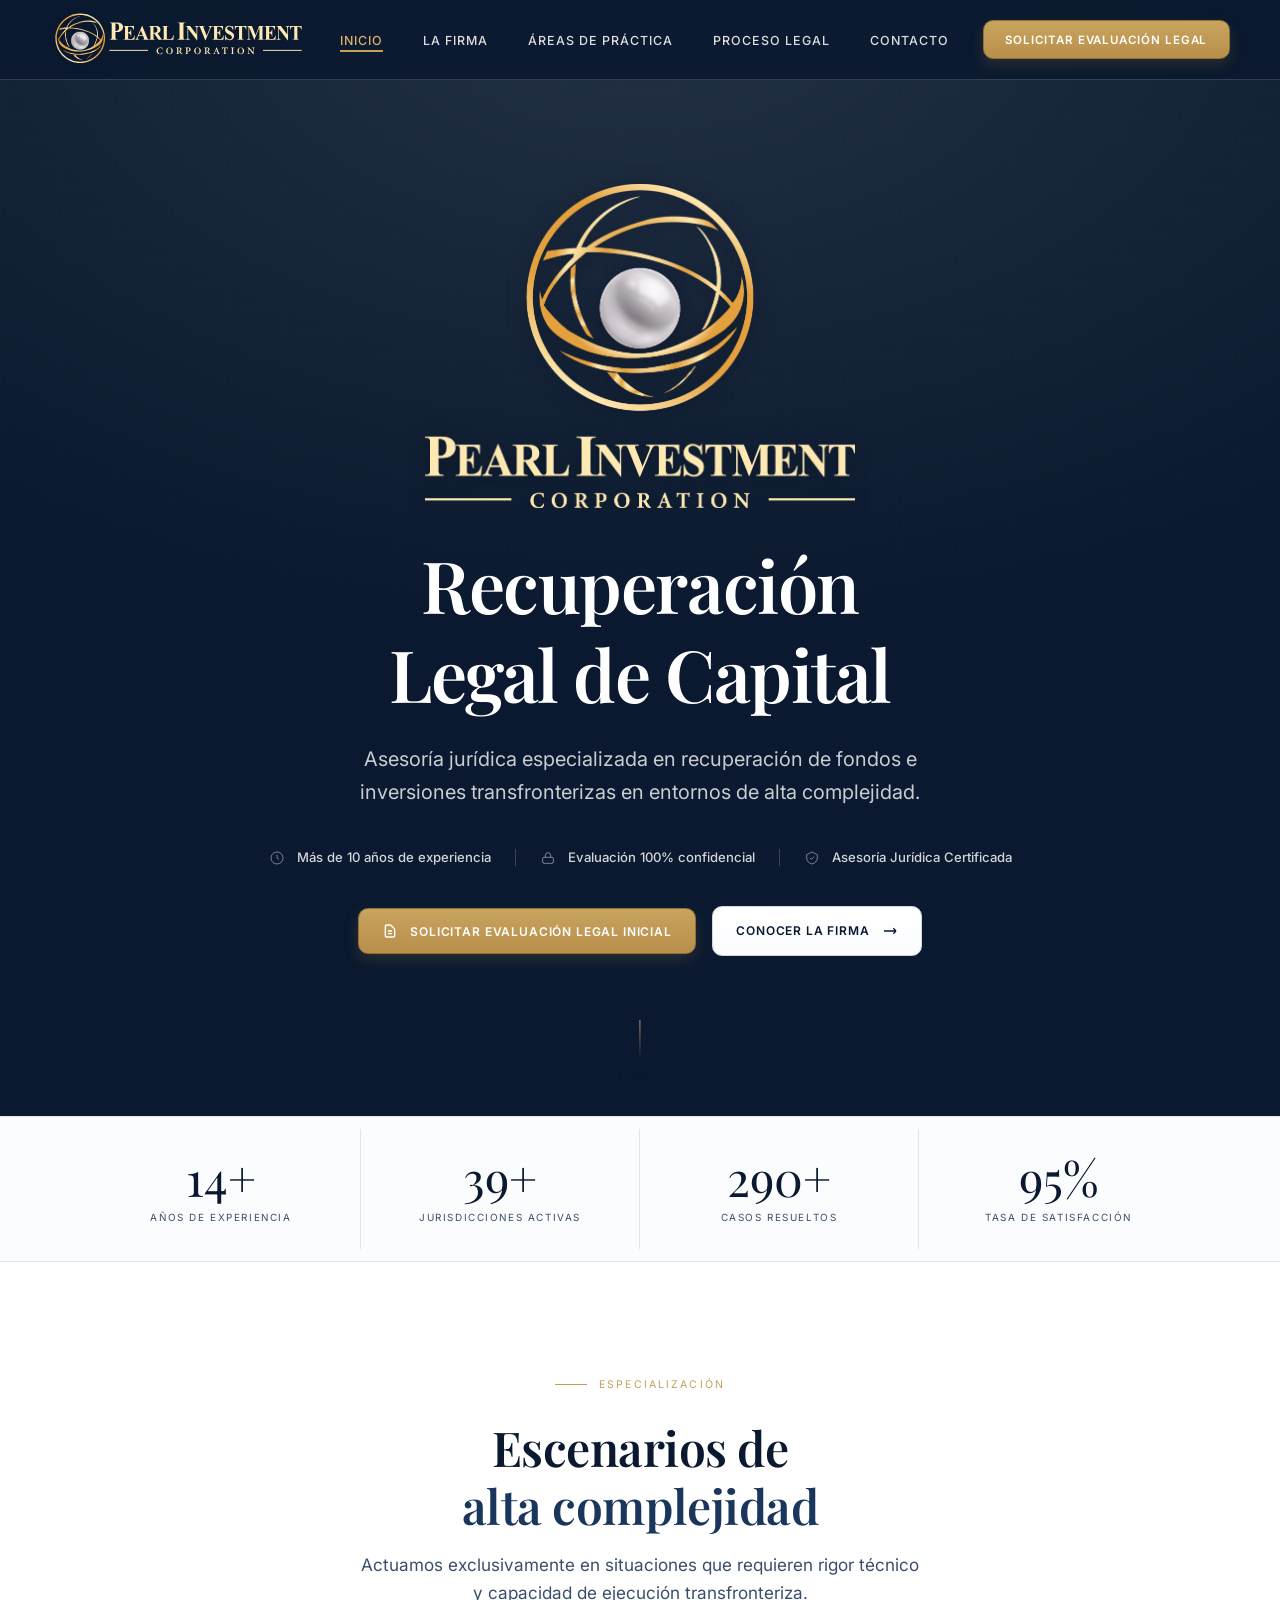
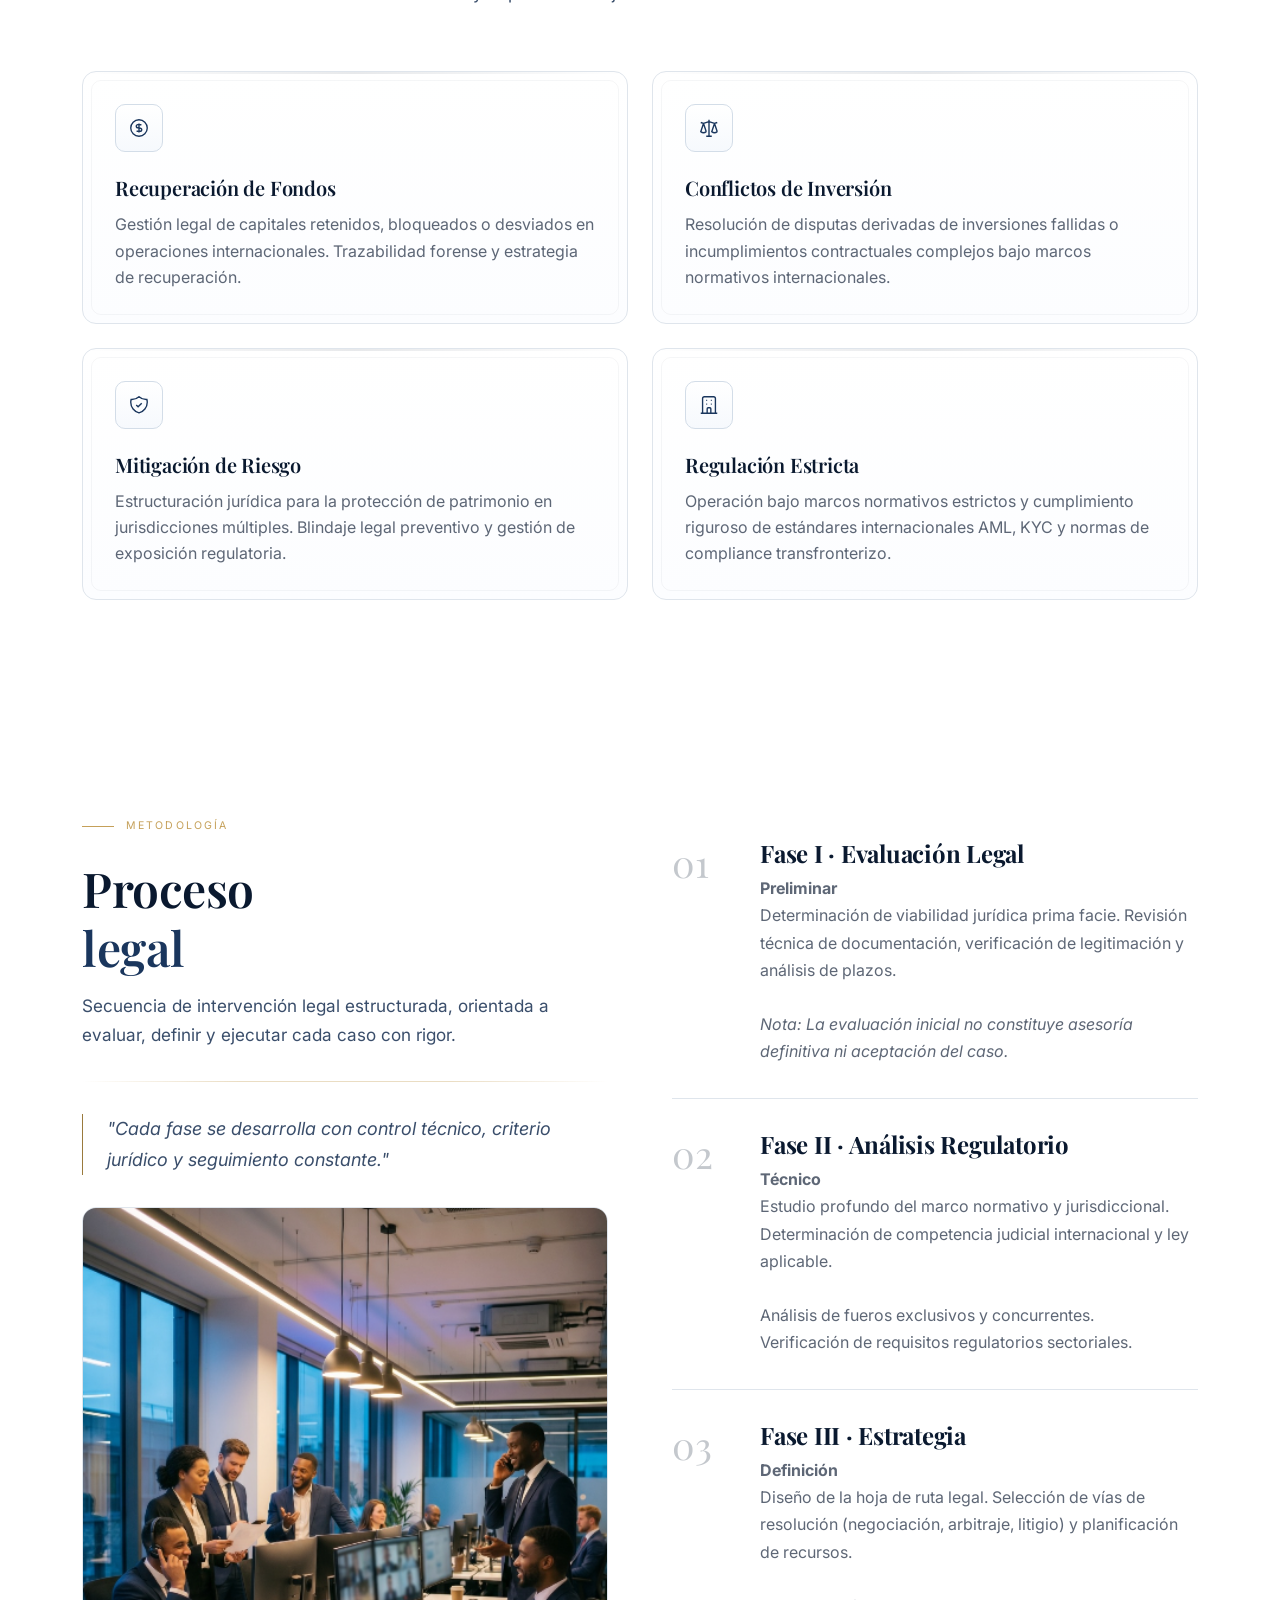
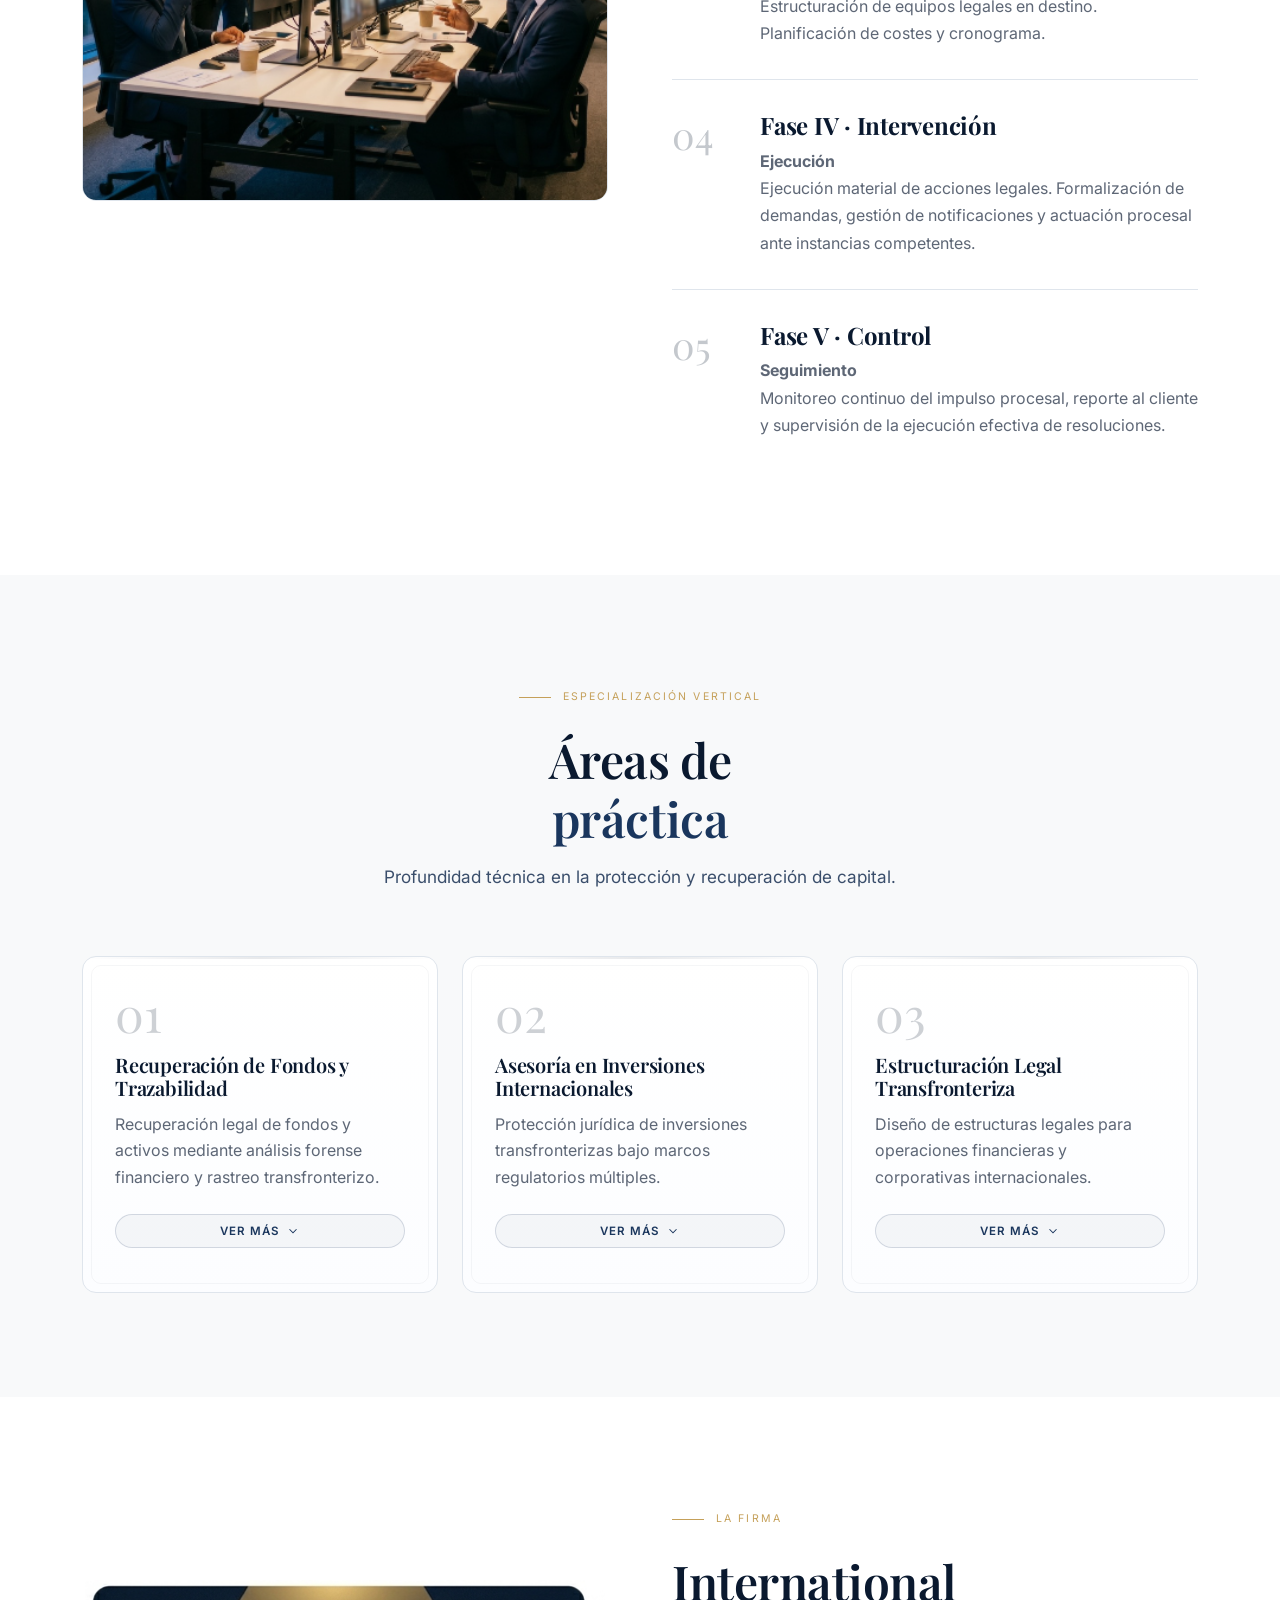
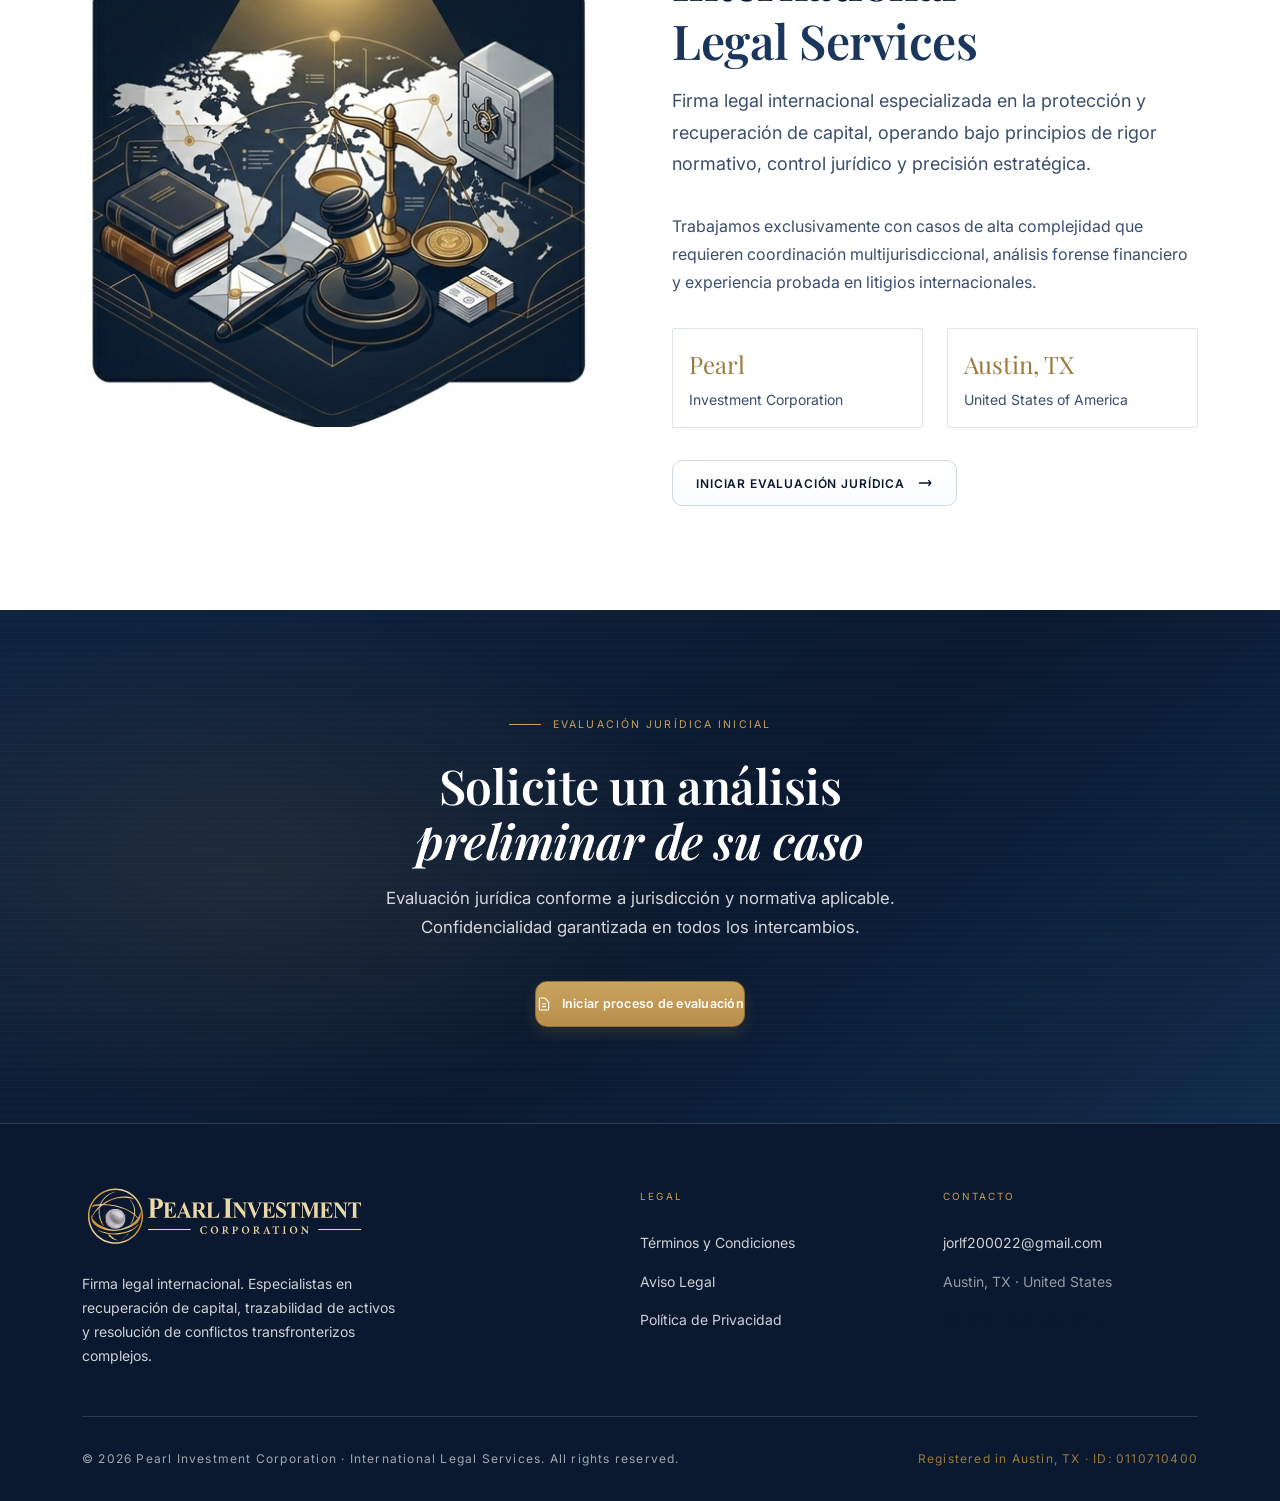
<file: pearl-legal/index.html>
<!DOCTYPE html>
<html lang="es" dir="ltr">
<head>
  <meta charset="UTF-8" />
  <meta name="viewport" content="width=device-width, initial-scale=1.0" />
  <meta name="description" content="Pearl Investment Corporation — Firma legal internacional especializada en recuperación de capital, trazabilidad de activos y resolución de conflictos transfronterizos complejos." />
  <meta name="robots" content="index, follow" />
  <meta property="og:title" content="Pearl Investment Corporation — International Legal Services" />
  <meta property="og:description" content="Recuperación legal de capital. Asesoría jurídica especializada en entornos de alta complejidad." />
  <meta property="og:type" content="website" />
  <link rel="icon" type="image/png" sizes="32x32" href="assets/symbol.png" />
  <link rel="icon" type="image/png" sizes="16x16" href="assets/symbol.png" />
  <link rel="apple-touch-icon" href="assets/symbol.png" />

  <title>Pearl Investment Corporation — International Legal Services</title>

  <!-- Fonts -->
  <link rel="preconnect" href="https://fonts.googleapis.com" />
  <link rel="preconnect" href="https://fonts.gstatic.com" crossorigin />
  <link href="https://fonts.googleapis.com/css2?family=Inter:wght@400;500;600;700&family=Playfair+Display:wght@500;600;700&display=swap" rel="stylesheet" />

  <!-- Styles -->
  <link rel="stylesheet" href="css/variables.css" />
  <link rel="stylesheet" href="css/base.css" />
  <link rel="stylesheet" href="css/animations.css" />
  <link rel="stylesheet" href="css/components.css" />
  <link rel="stylesheet" href="css/layout.css" />
</head>

<body>

  <!-- =============================================
       NAVIGATION
       ============================================= -->
  <nav class="nav" id="nav" role="navigation" aria-label="Navegación principal">
    <div class="nav__inner">

      <a href="#inicio" class="nav__logo-link" aria-label="Pearl Investment Corporation — Inicio">
        <img
          src="assets/SVG Horizontal.svg"
          alt="Pearl Investment Corporation"
          class="nav__logo"
          width="240"
          height="120"
        />
      </a>

      <ul class="nav__links" role="list">
        <li><a href="#inicio"   class="nav__link is-active" data-section="inicio">Inicio</a></li>
        <li><a href="#firma"    class="nav__link" data-section="firma">La Firma</a></li>
        <li><a href="#areas"    class="nav__link" data-section="areas">Áreas de Práctica</a></li>
        <li><a href="#proceso"  class="nav__link" data-section="proceso">Proceso Legal</a></li>
        <li><a href="#contacto" class="nav__link" data-section="contacto">Contacto</a></li>
      </ul>

      <button class="nav__cta" data-modal-open aria-label="Solicitar evaluación legal">
        Solicitar evaluación legal
      </button>

      <button class="nav__hamburger" id="hamburger" aria-label="Abrir menú" aria-expanded="false">
        <span></span>
        <span></span>
        <span></span>
      </button>

    </div>
  </nav>

  <!-- Mobile Nav -->
  <div class="nav__mobile" id="mobileNav" role="dialog" aria-modal="true" aria-label="Menú de navegación">
    <a href="#inicio"   class="nav__mobile-link">Inicio</a>
    <a href="#firma"    class="nav__mobile-link">La Firma</a>
    <a href="#areas"    class="nav__mobile-link">Áreas de Práctica</a>
    <a href="#proceso"  class="nav__mobile-link">Proceso Legal</a>
    <a href="#contacto" class="nav__mobile-link">Contacto</a>
    <button class="btn btn--primary btn--block" data-modal-open>
      Solicitar evaluación legal
    </button>
  </div>


  <main id="main-content">

    <!-- =============================================
         HERO
         ============================================= -->
    <section class="hero" id="inicio" aria-labelledby="hero-title">

      <div class="hero__bg" aria-hidden="true"></div>

      <div class="hero__content">

        <div class="hero__emblem" aria-hidden="true">
          <img src="assets/logo-full.png" alt="" width="280" height="211" />
        </div>

        <h1 class="hero__title reveal reveal-delay-1" id="hero-title">
          Recuperación<br/>
          Legal de Capital
        </h1>

        <p class="hero__subtitle reveal reveal-delay-2">
          Asesoría jurídica especializada en recuperación de fondos e inversiones
          transfronterizas en entornos de alta complejidad.
        </p>

        <div class="hero__trust reveal reveal-delay-3" aria-label="Señales de confianza">
          <div class="hero__trust-item">
            <svg viewBox="0 0 24 24" fill="none" stroke="currentColor" stroke-width="1" aria-hidden="true">
              <circle cx="12" cy="12" r="9"></circle>
              <path d="M12 7v5l3 2"></path>
            </svg>
            <span>Más de 10 años de experiencia</span>
          </div>
          <div class="hero__trust-item">
            <svg viewBox="0 0 24 24" fill="none" stroke="currentColor" stroke-width="1" aria-hidden="true">
              <rect x="4" y="11" width="16" height="9" rx="2"></rect>
              <path d="M8 11V8a4 4 0 118 0v3"></path>
            </svg>
            <span>Evaluación 100% confidencial</span>
          </div>
          <div class="hero__trust-item">
            <svg viewBox="0 0 24 24" fill="none" stroke="currentColor" stroke-width="1" aria-hidden="true">
              <path d="M12 3l8 4v5c0 5-3.5 7.8-8 9-4.5-1.2-8-4-8-9V7l8-4z"></path>
              <path d="M9 12l2 2 4-4"></path>
            </svg>
            <span>Asesoría Jurídica Certificada</span>
          </div>
        </div>

        <div class="hero__actions reveal reveal-delay-4">
          <button class="btn btn--primary" data-modal-open>
            <svg viewBox="0 0 24 24" fill="none" stroke="currentColor" stroke-width="2" aria-hidden="true">
              <path d="M9 12h6m-6 4h6m2 5H7a2 2 0 01-2-2V5a2 2 0 012-2h5.586a1 1 0 01.707.293l5.414 5.414a1 1 0 01.293.707V19a2 2 0 01-2 2z"/>
            </svg>
            Solicitar evaluación legal inicial
          </button>
          <a href="#firma" class="btn btn--outline">
            Conocer la firma
            <svg viewBox="0 0 24 24" fill="none" stroke="currentColor" stroke-width="2" aria-hidden="true">
              <path d="M17 8l4 4m0 0l-4 4m4-4H3"/>
            </svg>
          </a>
        </div>

      </div>

      <div class="hero__scroll" aria-hidden="true">
        <div class="hero__scroll-line"></div>
        <span>Scroll</span>
      </div>

    </section>


    <!-- =============================================
         STATS BAR
         ============================================= -->
    <div class="stats-bar" aria-label="Estadísticas de la firma">
      <div class="stats-bar__inner container">
        <div class="stats-bar__item reveal">
          <div class="stat__value">
            <span data-target="15" data-suffix="+">0+</span>
          </div>
          <div class="stat__label">Años de experiencia</div>
        </div>
        <div class="stats-bar__item reveal reveal-delay-1">
          <div class="stat__value">
            <span data-target="40" data-suffix="+">0+</span>
          </div>
          <div class="stat__label">Jurisdicciones activas</div>
        </div>
        <div class="stats-bar__item reveal reveal-delay-2">
          <div class="stat__value">
            <span data-target="300" data-suffix="+">0+</span>
          </div>
          <div class="stat__label">Casos resueltos</div>
        </div>
        <div class="stats-bar__item reveal reveal-delay-3">
          <div class="stat__value">
            <span data-target="98" data-suffix="%">0%</span>
          </div>
          <div class="stat__label">Tasa de satisfacción</div>
        </div>
      </div>
    </div>


    <!-- =============================================
         FEATURES — ESCENARIOS DE ALTA COMPLEJIDAD
         ============================================= -->
    <section class="section section--dark" id="firma" aria-labelledby="features-title">
      <div class="container">

        <header class="section__header">
          <p class="section-label reveal">Especialización</p>
          <h2 class="section__title reveal reveal-delay-1" id="features-title">
            Escenarios de<br/><em>alta complejidad</em>
          </h2>
          <p class="section__lead reveal reveal-delay-2">
            Actuamos exclusivamente en situaciones que requieren rigor técnico
            y capacidad de ejecución transfronteriza.
          </p>
        </header>

        <div class="grid-2 reveal reveal-delay-2">

          <article class="card hover-lift" aria-label="Recuperación de Fondos">
            <div class="card__icon" aria-hidden="true">
              <svg viewBox="0 0 24 24" fill="none" stroke="currentColor" stroke-width="1.5">
                <path d="M12 8c-1.657 0-3 .895-3 2s1.343 2 3 2 3 .895 3 2-1.343 2-3 2m0-8c1.11 0 2.08.402 2.599 1M12 8V7m0 1v8m0 0v1m0-1c-1.11 0-2.08-.402-2.599-1M21 12a9 9 0 11-18 0 9 9 0 0118 0z"/>
              </svg>
            </div>
            <h3 class="card__title">Recuperación de Fondos</h3>
            <p class="card__body">
              Gestión legal de capitales retenidos, bloqueados o desviados en
              operaciones internacionales. Trazabilidad forense y estrategia de recuperación.
            </p>
          </article>

          <article class="card hover-lift" aria-label="Conflictos de Inversión">
            <div class="card__icon" aria-hidden="true">
              <svg viewBox="0 0 24 24" fill="none" stroke="currentColor" stroke-width="1.5">
                <path d="M3 6l3 1m0 0l-3 9a5.002 5.002 0 006.001 0M6 7l3 9M6 7l6-2m6 2l3-1m-3 1l-3 9a5.002 5.002 0 006.001 0M18 7l3 9m-3-9l-6-2m0-2v2m0 16V5m0 16H9m3 0h3"/>
              </svg>
            </div>
            <h3 class="card__title">Conflictos de Inversión</h3>
            <p class="card__body">
              Resolución de disputas derivadas de inversiones fallidas o
              incumplimientos contractuales complejos bajo marcos normativos internacionales.
            </p>
          </article>

          <article class="card hover-lift" aria-label="Mitigación de Riesgo">
            <div class="card__icon" aria-hidden="true">
              <svg viewBox="0 0 24 24" fill="none" stroke="currentColor" stroke-width="1.5">
                <path d="M9 12l2 2 4-4m5.618-4.016A11.955 11.955 0 0112 2.944a11.955 11.955 0 01-8.618 3.04A12.02 12.02 0 003 9c0 5.591 3.824 10.29 9 11.622 5.176-1.332 9-6.03 9-11.622 0-1.042-.133-2.052-.382-3.016z"/>
              </svg>
            </div>
            <h3 class="card__title">Mitigación de Riesgo</h3>
            <p class="card__body">
              Estructuración jurídica para la protección de patrimonio en jurisdicciones
              múltiples. Blindaje legal preventivo y gestión de exposición regulatoria.
            </p>
          </article>

          <article class="card hover-lift" aria-label="Regulación Estricta">
            <div class="card__icon" aria-hidden="true">
              <svg viewBox="0 0 24 24" fill="none" stroke="currentColor" stroke-width="1.5">
                <path d="M19 21V5a2 2 0 00-2-2H7a2 2 0 00-2 2v16m14 0h2m-2 0h-5m-9 0H3m2 0h5M9 7h1m-1 4h1m4-4h1m-1 4h1m-5 10v-5a1 1 0 011-1h2a1 1 0 011 1v5m-4 0h4"/>
              </svg>
            </div>
            <h3 class="card__title">Regulación Estricta</h3>
            <p class="card__body">
              Operación bajo marcos normativos estrictos y cumplimiento riguroso de
              estándares internacionales AML, KYC y normas de compliance transfronterizo.
            </p>
          </article>

        </div>

      </div>
    </section>


    <!-- =============================================
         PROCESO — ENFOQUE ESTRUCTURADO
         ============================================= -->
    <section class="section" id="proceso" aria-labelledby="proceso-title">
      <div class="container">

        <div class="process-layout">

          <div class="process-layout__intro">
            <p class="section-label reveal">Metodología</p>
            <h2 class="section__title section__title--left reveal reveal-delay-1" id="proceso-title">
              Proceso<br/><em>legal</em>
            </h2>
            <p class="section__lead section__lead--left reveal reveal-delay-2">
              Secuencia de intervención legal estructurada, orientada a evaluar, definir y ejecutar cada caso con rigor.
            </p>

            <div class="divider divider--spaced reveal reveal-delay-2"></div>

            <blockquote class="editorial-quote reveal reveal-delay-3">
              "Cada fase se desarrolla con control técnico, criterio jurídico y seguimiento constante."
            </blockquote>

            <figure class="process-visual" aria-hidden="true">
              <img
                src="assets/img_pearlNegocio.png"
                alt=""
                loading="lazy"
                decoding="async"
              />
            </figure>
          </div>

          <div>
            <article class="process-step reveal">
              <div class="process-step__num">01</div>
              <div>
                <h3 class="process-step__title">Fase I · Evaluación Legal</h3>
                <p class="process-step__body">
                  <strong>Preliminar</strong>
                  <br/>
                  Determinación de viabilidad jurídica prima facie. Revisión técnica de documentación, verificación de
                  legitimación y análisis de plazos.
                  <br/><br/>
                  <em>Nota: La evaluación inicial no constituye asesoría definitiva ni aceptación del caso.</em>
                </p>
              </div>
            </article>

            <article class="process-step reveal reveal-delay-1">
              <div class="process-step__num">02</div>
              <div>
                <h3 class="process-step__title">Fase II · Análisis Regulatorio</h3>
                <p class="process-step__body">
                  <strong>Técnico</strong>
                  <br/>
                  Estudio profundo del marco normativo y jurisdiccional. Determinación de competencia judicial
                  internacional y ley aplicable.
                  <br/><br/>
                  Análisis de fueros exclusivos y concurrentes.
                  <br/>
                  Verificación de requisitos regulatorios sectoriales.
                </p>
              </div>
            </article>

            <article class="process-step reveal reveal-delay-2">
              <div class="process-step__num">03</div>
              <div>
                <h3 class="process-step__title">Fase III · Estrategia</h3>
                <p class="process-step__body">
                  <strong>Definición</strong>
                  <br/>
                  Diseño de la hoja de ruta legal. Selección de vías de resolución (negociación, arbitraje, litigio)
                  y planificación de recursos.
                  <br/><br/>
                  Estructuración de equipos legales en destino.
                  <br/>
                  Planificación de costes y cronograma.
                </p>
              </div>
            </article>

            <article class="process-step reveal reveal-delay-3">
              <div class="process-step__num">04</div>
              <div>
                <h3 class="process-step__title">Fase IV · Intervención</h3>
                <p class="process-step__body">
                  <strong>Ejecución</strong>
                  <br/>
                  Ejecución material de acciones legales. Formalización de demandas, gestión de notificaciones y
                  actuación procesal ante instancias competentes.
                </p>
              </div>
            </article>

            <article class="process-step reveal reveal-delay-4">
              <div class="process-step__num">05</div>
              <div>
                <h3 class="process-step__title">Fase V · Control</h3>
                <p class="process-step__body">
                  <strong>Seguimiento</strong>
                  <br/>
                  Monitoreo continuo del impulso procesal, reporte al cliente y supervisión de la ejecución efectiva
                  de resoluciones.
                </p>
              </div>
            </article>
          </div>

        </div>

      </div>
    </section>


    <!-- =============================================
         ÁREAS DE PRÁCTICA
         ============================================= -->
    <section class="section section--charcoal" id="areas" aria-labelledby="areas-title">
      <div class="container">

        <header class="section__header">
          <p class="section-label reveal">Especialización vertical</p>
          <h2 class="section__title reveal reveal-delay-1" id="areas-title">
            Áreas de<br/><em>práctica</em>
          </h2>
          <p class="section__lead reveal reveal-delay-2">
            Profundidad técnica en la protección y recuperación de capital.
          </p>
        </header>

        <div class="grid-3">

          <article class="card hover-lift reveal practice-card" data-practice-card="1">
            <div class="card__number" aria-hidden="true">01</div>
            <h3 class="card__title">Recuperación de Fondos y Trazabilidad</h3>
            <p class="card__body practice-card__preview">
              Recuperación legal de fondos y activos mediante análisis forense financiero y rastreo transfronterizo.
            </p>
            <button class="practice-card__toggle" type="button" aria-expanded="false" data-practice-card-toggle="1">
              <span>Ver más</span>
              <svg viewBox="0 0 24 24" fill="none" stroke="currentColor" stroke-width="1.8" aria-hidden="true">
                <path d="M6 9l6 6 6-6"/>
              </svg>
            </button>
            <div class="practice-card__more-content" data-practice-card-content="1">
              <p class="card__body">
                Aplicamos herramientas legales especializadas para identificar, localizar y recuperar capital retenido,
                bloqueado o desviado. El proceso incluye análisis de flujos financieros, identificación de estructuras
                intermediarias y coordinación con autoridades competentes.
              </p>
              <p class="card__body">
                Cumplimiento estricto con normativas de protección de datos y prevención de blanqueo de capitales en
                cada territorio.
              </p>
            </div>
          </article>

          <article class="card hover-lift reveal reveal-delay-1 practice-card" data-practice-card="2">
            <div class="card__number" aria-hidden="true">02</div>
            <h3 class="card__title">Asesoría en Inversiones Internacionales</h3>
            <p class="card__body practice-card__preview">
              Protección jurídica de inversiones transfronterizas bajo marcos regulatorios múltiples.
            </p>
            <button class="practice-card__toggle" type="button" aria-expanded="false" data-practice-card-toggle="2">
              <span>Ver más</span>
              <svg viewBox="0 0 24 24" fill="none" stroke="currentColor" stroke-width="1.8" aria-hidden="true">
                <path d="M6 9l6 6 6-6"/>
              </svg>
            </button>
            <div class="practice-card__more-content" data-practice-card-content="2">
              <p class="card__body">
                Desde due diligence legal hasta la gestión de conflictos post-inversión. Analizamos marcos normativos
                locales, tratados bilaterales de inversión y regulaciones sectoriales para mitigar riesgos regulatorios
                y contractuales.
              </p>
              <p class="card__body">
                Coordinación de estrategias de resolución mediante negociación, mediación internacional o arbitraje.
              </p>
            </div>
          </article>

          <article class="card hover-lift reveal reveal-delay-2 practice-card" data-practice-card="3">
            <div class="card__number" aria-hidden="true">03</div>
            <h3 class="card__title">Estructuración Legal Transfronteriza</h3>
            <p class="card__body practice-card__preview">
              Diseño de estructuras legales para operaciones financieras y corporativas internacionales.
            </p>
            <button class="practice-card__toggle" type="button" aria-expanded="false" data-practice-card-toggle="3">
              <span>Ver más</span>
              <svg viewBox="0 0 24 24" fill="none" stroke="currentColor" stroke-width="1.8" aria-hidden="true">
                <path d="M6 9l6 6 6-6"/>
              </svg>
            </button>
            <div class="practice-card__more-content" data-practice-card-content="3">
              <p class="card__body">
                Garantía de cumplimiento normativo estricto en cada jurisdicción. Planificación legal de inversiones,
                constitución de vehículos conforme a regulaciones aplicables y optimización de marcos contractuales.
              </p>
              <p class="card__body">
                Enfoque en estabilidad jurídica y previsibilidad legal en entornos internacionales complejos.
              </p>
            </div>
          </article>

        </div>

      </div>
    </section>


    <!-- =============================================
         ABOUT — LA FIRMA
         ============================================= -->
    <section class="section section--dark" aria-labelledby="about-title">
      <div class="container">

        <div class="about-split">

          <div class="about-split__visual" aria-hidden="true">
            <div class="about-split__emblem-wrap">
              <img
                src="assets/img seccion.png"
                alt=""
                class="about-split__emblem"
                width="320"
                height="276"
              />
            </div>
          </div>

          <div class="about-split__content">
            <p class="section-label reveal">La firma</p>
            <h2 class="section__title section__title--left reveal reveal-delay-1" id="about-title">
              International<br/><em>Legal Services</em>
            </h2>
            <p class="about-split__text reveal reveal-delay-2">
              Firma legal internacional especializada en la protección y recuperación
              de capital, operando bajo principios de rigor normativo, control
              jurídico y precisión estratégica.
            </p>
            <p class="about-split__text about-split__text--compact reveal reveal-delay-2">
              Trabajamos exclusivamente con casos de alta complejidad que requieren
              coordinación multijurisdiccional, análisis forense financiero y
              experiencia probada en litigios internacionales.
            </p>

            <div class="about-metrics reveal reveal-delay-3">
              <div class="about-metric">
                <div class="about-metric__value">Pearl</div>
                <div class="about-metric__label">Investment Corporation</div>
              </div>
              <div class="about-metric">
                <div class="about-metric__value">Austin, TX</div>
                <div class="about-metric__label">United States of America</div>
              </div>
            </div>

            <button class="btn btn--outline reveal reveal-delay-3" data-modal-open>
              Iniciar evaluación jurídica
              <svg viewBox="0 0 24 24" fill="none" stroke="currentColor" stroke-width="2" aria-hidden="true" style="width:16px;height:16px;">
                <path d="M17 8l4 4m0 0l-4 4m4-4H3"/>
              </svg>
            </button>
          </div>

        </div>

      </div>
    </section>


    <!-- =============================================
         CTA FINAL
         ============================================= -->
    <section class="cta-section" id="contacto" aria-labelledby="cta-title">
      <div class="container">
        <div class="cta-section__inner">
          <p class="section-label section-label--center reveal">Evaluación jurídica inicial</p>
          <h2 class="cta-section__title reveal reveal-delay-1" id="cta-title">
            Solicite un análisis<br/><em>preliminar de su caso</em>
          </h2>
          <p class="cta-section__sub reveal reveal-delay-2">
            Evaluación jurídica conforme a jurisdicción y normativa aplicable.
            Confidencialidad garantizada en todos los intercambios.
          </p>
          <div class="reveal reveal-delay-3">
            <button class="btn btn--primary btn--hero" data-modal-open>
              <svg viewBox="0 0 24 24" fill="none" stroke="currentColor" stroke-width="1.7" aria-hidden="true">
                <path d="M9 12h6m-6 4h6m2 5H7a2 2 0 01-2-2V5a2 2 0 012-2h5.586a1 1 0 01.707.293l5.414 5.414a1 1 0 01.293.707V19a2 2 0 01-2 2z"/>
              </svg>
              Iniciar proceso de evaluación
            </button>
          </div>
        </div>
      </div>
    </section>

  </main>


  <!-- =============================================
       FOOTER
       ============================================= -->
  <footer class="footer" role="contentinfo">
    <div class="container">

      <div class="footer__grid">
        <div>
          <img
            src="assets/SVG Horizontal.svg"
            alt="Pearl Investment Corporation"
            class="footer__logo"
            width="240"
            height="120"
          />
          <p class="footer__desc">
            Firma legal internacional. Especialistas en recuperación de capital,
            trazabilidad de activos y resolución de conflictos transfronterizos complejos.
          </p>
        </div>

        <nav aria-label="Legal">
          <p class="footer__col-title">Legal</p>
          <ul class="footer__links" role="list">
            <li><a href="terminos-condiciones.html" class="footer__link">Términos y Condiciones</a></li>
            <li><a href="aviso-legal.html" class="footer__link">Aviso Legal</a></li>
            <li><a href="politica-privacidad.html" class="footer__link">Política de Privacidad</a></li>
          </ul>
        </nav>

        <nav aria-label="Contacto">
          <p class="footer__col-title">Contacto</p>
          <ul class="footer__links" role="list">
            <li>
              <a href="mailto:jorlf200022@gmail.com" class="footer__link">
                jorlf200022@gmail.com
              </a>
            </li>
            <li>
              <span class="footer__link footer__link--muted">
                Austin, TX · United States
              </span>
            </li>
            <li>
              <button class="footer__link footer__link--button" data-modal-open>
                Solicitar evaluación →
              </button>
            </li>
          </ul>
        </nav>
      </div>

      <div class="footer__bottom">
        <p class="footer__copy">
          © 2026 Pearl Investment Corporation · International Legal Services.
          All rights reserved.
        </p>
        <p class="footer__copy footer__copy--gold">
          Registered in Austin, TX · ID: 0110710400
        </p>
      </div>

    </div>
  </footer>


  <!-- =============================================
       MODAL — SOLICITAR CONSULTA
       ============================================= -->
  <div
    class="modal-overlay"
    id="modalOverlay"
    role="dialog"
    aria-modal="true"
    aria-labelledby="modal-title"
  >
    <div class="modal">

      <div class="modal__header">
        <div class="modal__heading">
          <h2 class="modal__title" id="modal-title">Solicitar Evaluación</h2>
          <p class="modal__subtitle">
            Consulta jurídica inicial — Confidencial
          </p>
        </div>
        <button class="modal__close" data-modal-close aria-label="Cerrar modal">✕</button>
      </div>

      <form id="contactForm" action="https://formsubmit.co/jorlf200022@gmail.com" method="POST" data-whatsapp-number="573243382755" data-web3forms-key="3c41819e-0b25-4d27-a5db-3acd4acc4b97" novalidate>
        <input type="hidden" name="_subject" value="Nuevo contacto desde Pearl Investment" />
        <input type="hidden" name="_template" value="table" />
        <div class="contact-form__fields">
          <div class="contact-form__grid">
            <div class="form-group">
              <label class="form-label" for="field-name">Nombre Completo *</label>
              <input
                class="form-input"
                type="text"
                id="field-name"
                name="name"
                required
                autocomplete="name"
                placeholder="Su nombre completo"
              />
            </div>

            <div class="form-group">
              <label class="form-label" for="field-email">Correo Electrónico *</label>
              <input
                class="form-input"
                type="email"
                id="field-email"
                name="email"
                required
                autocomplete="email"
                placeholder="correo@ejemplo.com"
              />
            </div>

            <div class="form-group">
              <label class="form-label" for="field-phone">Teléfono *</label>
              <input
                class="form-input"
                type="tel"
                id="field-phone"
                name="phone"
                required
                placeholder="+1 000 000 0000"
              />
            </div>
            <div class="form-group">
              <label class="form-label" for="field-country">País *</label>
              <select class="form-input" id="field-country" name="country" required>
                <option value="" disabled selected>Seleccione</option>
                <option>Colombia</option>
                <option>México</option>
                <option>Estados Unidos</option>
                <option>España</option>
                <option>Argentina</option>
                <option>Chile</option>
                <option>Otro</option>
              </select>
            </div>

            <div class="form-group">
              <label class="form-label" for="field-service">Servicio Solicitado *</label>
              <select class="form-input" id="field-service" name="service" required>
                <option value="" disabled selected>Seleccione un servicio</option>
                <option>Recuperación de Fondos y Trazabilidad</option>
                <option>Conflictos de Inversión</option>
                <option>Mitigación de Riesgo</option>
                <option>Estructuración Transfronteriza</option>
                <option>Consulta General</option>
              </select>
            </div>

            <div class="form-group">
              <label class="form-label" for="field-desc">Descripción del caso *</label>
              <textarea
                class="form-input form-input--textarea"
                id="field-desc"
                name="description"
                required
                placeholder="Describa brevemente su situación jurídica..."
              ></textarea>
            </div>
          </div>

          <div class="form-consent">
            <input
              type="checkbox"
              class="form-consent__check"
              id="field-privacy"
              name="privacy"
              required
            />
            <label for="field-privacy" class="form-consent__label">
              Acepto los
              <a href="terminos-condiciones.html" class="form-consent__link" target="_blank" rel="noopener noreferrer">Términos y Condiciones</a>
            </label>
          </div>

          <button
            type="submit"
            class="btn btn--primary btn--submit"
          >
            <svg viewBox="0 0 24 24" fill="currentColor" width="16" height="16" aria-hidden="true">
              <path d="M17.472 14.382c-.297-.149-1.758-.867-2.03-.967-.273-.099-.471-.148-.67.15-.197.297-.767.966-.94 1.164-.173.199-.347.223-.644.075-.297-.15-1.255-.463-2.39-1.475-.883-.788-1.48-1.761-1.653-2.059-.173-.297-.018-.458.13-.606.134-.133.298-.347.446-.52.149-.174.198-.298.298-.497.099-.198.05-.371-.025-.52-.075-.149-.669-1.612-.916-2.207-.242-.579-.487-.5-.669-.51-.173-.008-.371-.01-.57-.01-.198 0-.52.074-.792.372-.272.297-1.04 1.016-1.04 2.479 0 1.462 1.065 2.875 1.213 3.074.149.198 2.096 3.2 5.077 4.487.709.306 1.262.489 1.694.625.712.227 1.36.195 1.871.118.571-.085 1.758-.719 2.006-1.413.248-.694.248-1.289.173-1.413-.074-.124-.272-.198-.57-.347m-5.421 7.403h-.004a9.87 9.87 0 01-5.031-1.378l-.361-.214-3.741.982.998-3.648-.235-.374a9.86 9.86 0 01-1.51-5.26c.001-5.45 4.436-9.884 9.888-9.884 2.64 0 5.122 1.03 6.988 2.898a9.825 9.825 0 012.893 6.994c-.003 5.45-4.437 9.884-9.885 9.884m8.413-18.297A11.815 11.815 0 0012.05 0C5.495 0 .16 5.335.157 11.892c0 2.096.547 4.142 1.588 5.945L.057 24l6.305-1.654a11.882 11.882 0 005.683 1.448h.005c6.554 0 11.890-5.335 11.893-11.893a11.821 11.821 0 00-3.48-8.413Z"/>
            </svg>
            Continuar por WhatsApp
          </button>

          <p class="contact-form__status" id="contactFormStatus" role="status" aria-live="polite"></p>

        </div>
      </form>

    </div>
  </div>

  <iframe
    name="formSubmitSink"
    id="formSubmitSink"
    title="Form submission sink"
    style="display:none; width:0; height:0; border:0;"
    aria-hidden="true"
    tabindex="-1"
  ></iframe>

  <!-- Script -->
  <script src="js/main.js" defer></script>

</body>
</html>
</file>
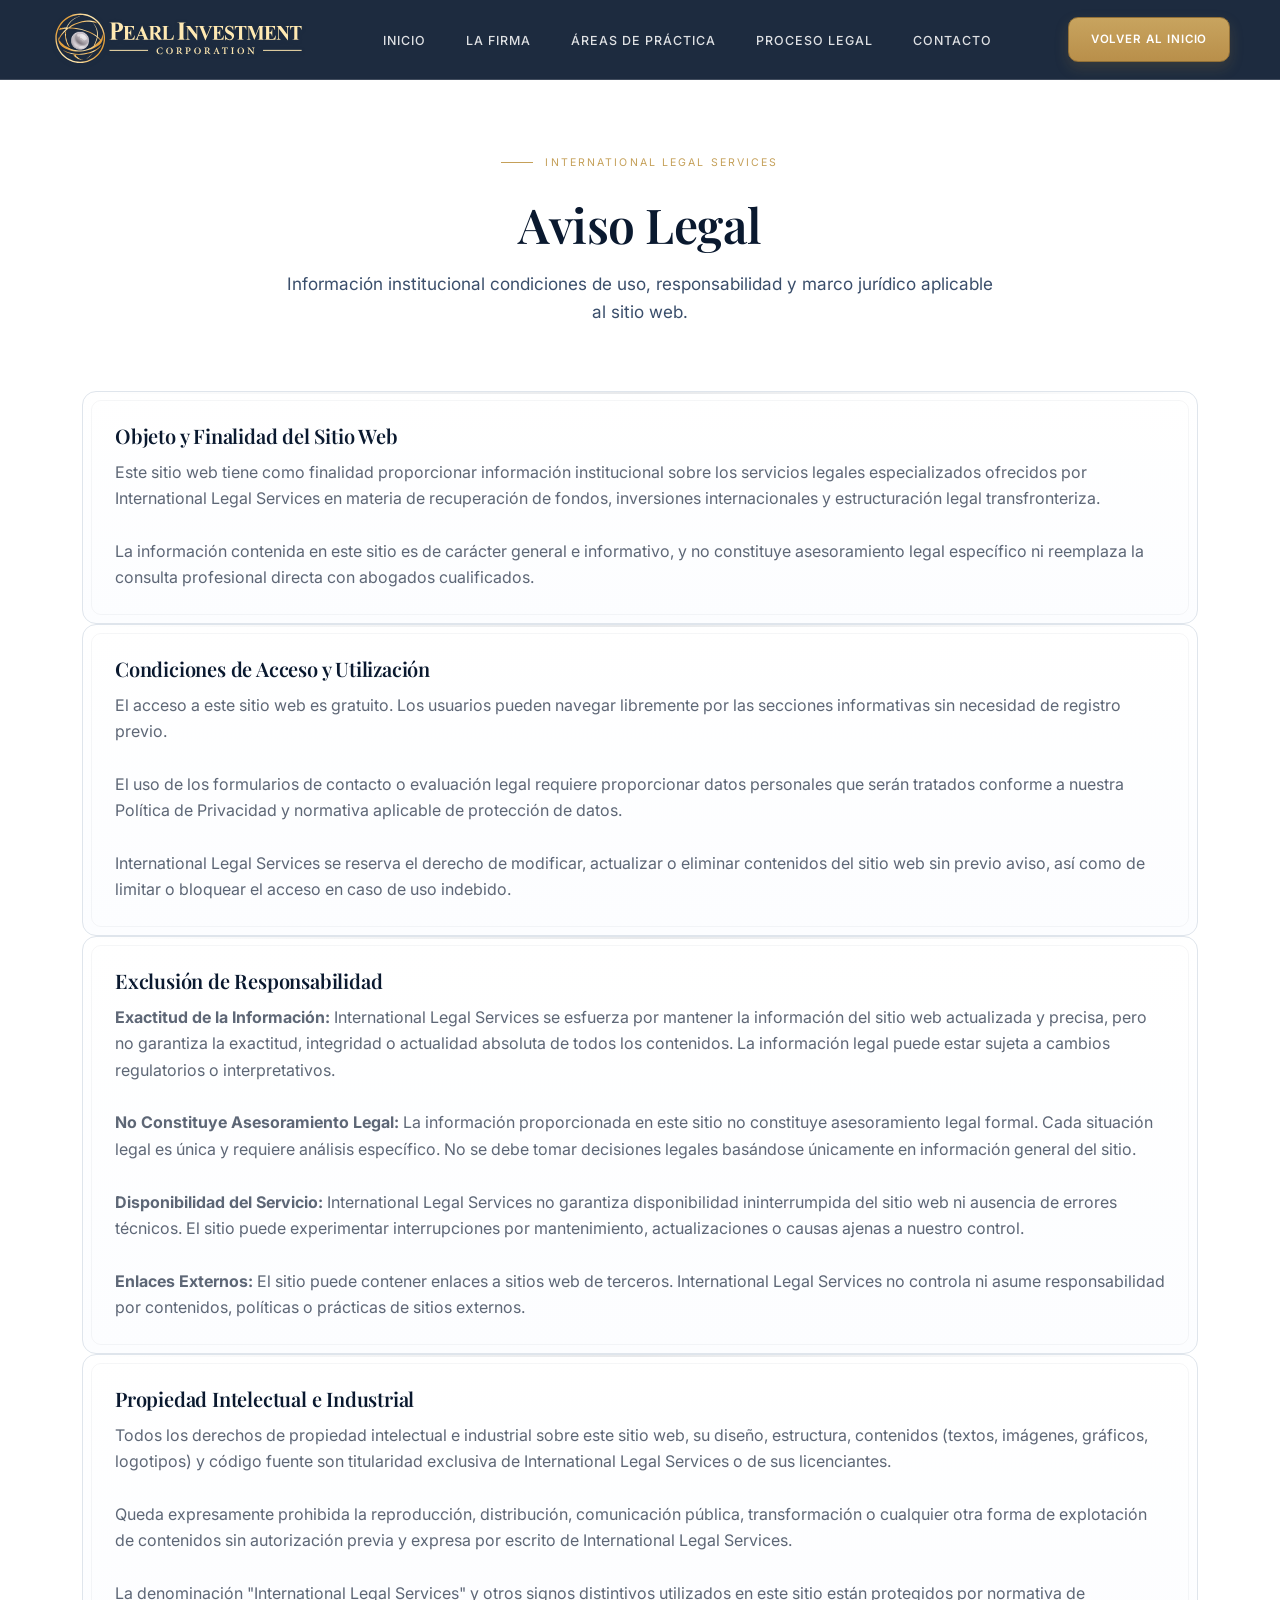
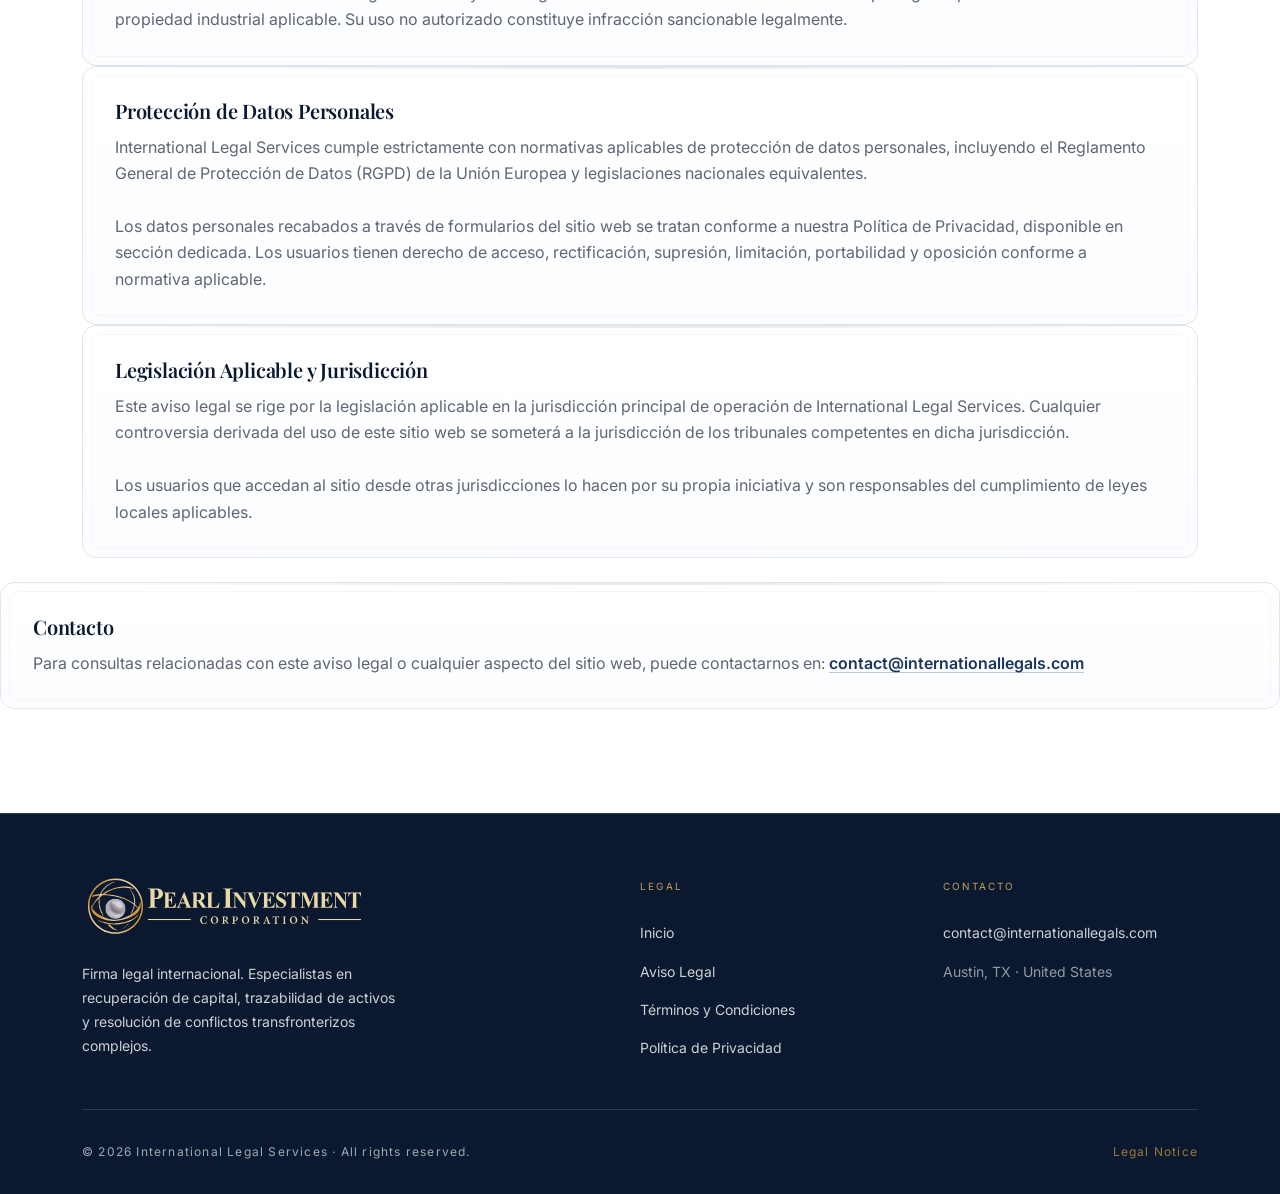
<file: pearl-legal/aviso-legal.html>
<!DOCTYPE html>
<html lang="es" dir="ltr">
<head>
  <meta charset="UTF-8" />
  <meta name="viewport" content="width=device-width, initial-scale=1.0" />
  <meta name="description" content="Aviso legal de International Legal Services." />
  <meta name="robots" content="index, follow" />
  <meta property="og:title" content="Aviso Legal — International Legal Services" />
  <meta property="og:description" content="Aviso legal e información institucional de International Legal Services." />
  <meta property="og:type" content="website" />
  <link rel="icon" type="image/png" sizes="32x32" href="assets/symbol.png" />
  <link rel="icon" type="image/png" sizes="16x16" href="assets/symbol.png" />
  <link rel="apple-touch-icon" href="assets/symbol.png" />

  <title>Aviso Legal — International Legal Services</title>

  <!-- Fonts -->
  <link rel="preconnect" href="https://fonts.googleapis.com" />
  <link rel="preconnect" href="https://fonts.gstatic.com" crossorigin />
  <link href="https://fonts.googleapis.com/css2?family=Inter:wght@400;500;600;700&family=Playfair+Display:wght@500;600;700&display=swap" rel="stylesheet" />

  <!-- Styles -->
  <link rel="stylesheet" href="css/variables.css" />
  <link rel="stylesheet" href="css/base.css" />
  <link rel="stylesheet" href="css/animations.css" />
  <link rel="stylesheet" href="css/components.css" />
  <link rel="stylesheet" href="css/layout.css" />
</head>

<body>

  <nav class="nav" id="nav" role="navigation" aria-label="Navegación principal">
    <div class="nav__inner">
      <a href="index.html" class="nav__logo-link" aria-label="International Legal Services — Inicio">
        <img
          src="assets/SVG Horizontal.svg"
          alt="International Legal Services"
          class="nav__logo"
          width="240"
          height="120"
        />
      </a>

      <ul class="nav__links" role="list">
        <li><a href="index.html#inicio" class="nav__link">Inicio</a></li>
        <li><a href="index.html#firma" class="nav__link">La Firma</a></li>
        <li><a href="index.html#areas" class="nav__link">Áreas de Práctica</a></li>
        <li><a href="index.html#proceso" class="nav__link">Proceso Legal</a></li>
        <li><a href="index.html#contacto" class="nav__link">Contacto</a></li>
      </ul>

      <a class="nav__cta" href="index.html#contacto" aria-label="Volver al contacto">
        Volver al inicio
      </a>
    </div>
  </nav>

  <main id="main-content">
    <section class="section" style="padding-top: calc(var(--nav-height) + var(--space-16));">
      <div class="container">
        <header class="section__header reveal">
          <p class="section-label section-label--center">International Legal Services</p>
          <h1 class="section__title reveal reveal-delay-1">Aviso Legal</h1>
          <p class="section__lead reveal reveal-delay-2" style="max-width: 720px;">
            Información institucional condiciones de uso, responsabilidad y marco jurídico aplicable al sitio web.
          </p>
        </header>

          <article class="card hover-lift reveal reveal-delay-1">
            <h2 class="card__title">Objeto y Finalidad del Sitio Web</h2>
            <p class="card__body">
              Este sitio web tiene como finalidad proporcionar información institucional sobre los servicios legales especializados ofrecidos por International Legal Services en materia de recuperación de fondos, inversiones internacionales y estructuración legal transfronteriza.
              <br/><br/>
              La información contenida en este sitio es de carácter general e informativo, y no constituye asesoramiento legal específico ni reemplaza la consulta profesional directa con abogados cualificados.
            </p>
          </article>

          <article class="card hover-lift reveal reveal-delay-2">
            <h2 class="card__title">Condiciones de Acceso y Utilización</h2>
            <p class="card__body">
              El acceso a este sitio web es gratuito. Los usuarios pueden navegar libremente por las secciones informativas sin necesidad de registro previo.
              <br/><br/>
              El uso de los formularios de contacto o evaluación legal requiere proporcionar datos personales que serán tratados conforme a nuestra Política de Privacidad y normativa aplicable de protección de datos.
              <br/><br/>
              International Legal Services se reserva el derecho de modificar, actualizar o eliminar contenidos del sitio web sin previo aviso, así como de limitar o bloquear el acceso en caso de uso indebido.
            </p>
          </article>

          <article class="card hover-lift reveal reveal-delay-3">
            <h2 class="card__title">Exclusión de Responsabilidad</h2>
            <p class="card__body">
              <strong>Exactitud de la Información:</strong> International Legal Services se esfuerza por mantener la información del sitio web actualizada y precisa, pero no garantiza la exactitud, integridad o actualidad absoluta de todos los contenidos. La información legal puede estar sujeta a cambios regulatorios o interpretativos.
              <br/><br/>
              <strong>No Constituye Asesoramiento Legal:</strong> La información proporcionada en este sitio no constituye asesoramiento legal formal. Cada situación legal es única y requiere análisis específico. No se debe tomar decisiones legales basándose únicamente en información general del sitio.
              <br/><br/>
              <strong>Disponibilidad del Servicio:</strong> International Legal Services no garantiza disponibilidad ininterrumpida del sitio web ni ausencia de errores técnicos. El sitio puede experimentar interrupciones por mantenimiento, actualizaciones o causas ajenas a nuestro control.
              <br/><br/>
              <strong>Enlaces Externos:</strong> El sitio puede contener enlaces a sitios web de terceros. International Legal Services no controla ni asume responsabilidad por contenidos, políticas o prácticas de sitios externos.
            </p>
          </article>

          <article class="card hover-lift reveal reveal-delay-1">
            <h2 class="card__title">Propiedad Intelectual e Industrial</h2>
            <p class="card__body">
              Todos los derechos de propiedad intelectual e industrial sobre este sitio web, su diseño, estructura, contenidos (textos, imágenes, gráficos, logotipos) y código fuente son titularidad exclusiva de International Legal Services o de sus licenciantes.
              <br/><br/>
              Queda expresamente prohibida la reproducción, distribución, comunicación pública, transformación o cualquier otra forma de explotación de contenidos sin autorización previa y expresa por escrito de International Legal Services.
              <br/><br/>
              La denominación "International Legal Services" y otros signos distintivos utilizados en este sitio están protegidos por normativa de propiedad industrial aplicable. Su uso no autorizado constituye infracción sancionable legalmente.
            </p>
          </article>

          <article class="card hover-lift reveal reveal-delay-2">
            <h2 class="card__title">Protección de Datos Personales</h2>
            <p class="card__body">
              International Legal Services cumple estrictamente con normativas aplicables de protección de datos personales, incluyendo el Reglamento General de Protección de Datos (RGPD) de la Unión Europea y legislaciones nacionales equivalentes.
              <br/><br/>
              Los datos personales recabados a través de formularios del sitio web se tratan conforme a nuestra Política de Privacidad, disponible en sección dedicada. Los usuarios tienen derecho de acceso, rectificación, supresión, limitación, portabilidad y oposición conforme a normativa aplicable.
            </p>
          </article>

          <article class="card hover-lift reveal reveal-delay-3">
            <h2 class="card__title">Legislación Aplicable y Jurisdicción</h2>
            <p class="card__body">
              Este aviso legal se rige por la legislación aplicable en la jurisdicción principal de operación de International Legal Services. Cualquier controversia derivada del uso de este sitio web se someterá a la jurisdicción de los tribunales competentes en dicha jurisdicción.
              <br/><br/>
              Los usuarios que accedan al sitio desde otras jurisdicciones lo hacen por su propia iniciativa y son responsables del cumplimiento de leyes locales aplicables.
            </p>
          </article>

        </div>

        <article class="card hover-lift reveal" style="margin-top: var(--space-6);">
          <h2 class="card__title">Contacto</h2>
          <p class="card__body">
            Para consultas relacionadas con este aviso legal o cualquier aspecto del sitio web, puede contactarnos en:
            <a href="mailto:contact@internationallegals.com" class="notice-email"> contact@internationallegals.com</a>
          </p>
        </article>                                                                                                              
      </div>
    </section>
  </main>

  <footer class="footer" role="contentinfo">
    <div class="container">
      <div class="footer__grid">
        <div>
          <img
            src="assets/SVG Horizontal.svg"
            alt="International Legal Services"
            class="footer__logo"
            width="240"
            height="120"
          />
          <p class="footer__desc">
            Firma legal internacional. Especialistas en recuperación de capital,
            trazabilidad de activos y resolución de conflictos transfronterizos complejos.
          </p>
        </div>

        <nav aria-label="Legal">
          <p class="footer__col-title">Legal</p>
          <ul class="footer__links" role="list">
            <li><a href="index.html" class="footer__link">Inicio</a></li>
            <li><a href="aviso-legal.html" class="footer__link">Aviso Legal</a></li>
            <li><a href="terminos-condiciones.html" class="footer__link">Términos y Condiciones</a></li>
            <li><a href="politica-privacidad.html" class="footer__link">Política de Privacidad</a></li>
          </ul>
        </nav>

        <nav aria-label="Contacto">
          <p class="footer__col-title">Contacto</p>
          <ul class="footer__links" role="list">
            <li>
              <a href="mailto:contact@internationallegals.com" class="footer__link">
                contact@internationallegals.com
              </a>
            </li>
            <li>
              <span class="footer__link footer__link--muted">
                Austin, TX · United States
              </span>
            </li>
          </ul>
        </nav>
      </div>

      <div class="footer__bottom">
        <p class="footer__copy">
          © 2026 International Legal Services · All rights reserved.
        </p>
        <p class="footer__copy footer__copy--gold">
          Legal Notice
        </p>
      </div>
    </div>
  </footer>

  <script src="js/main.js" defer></script>

</body>
</html>
</file>
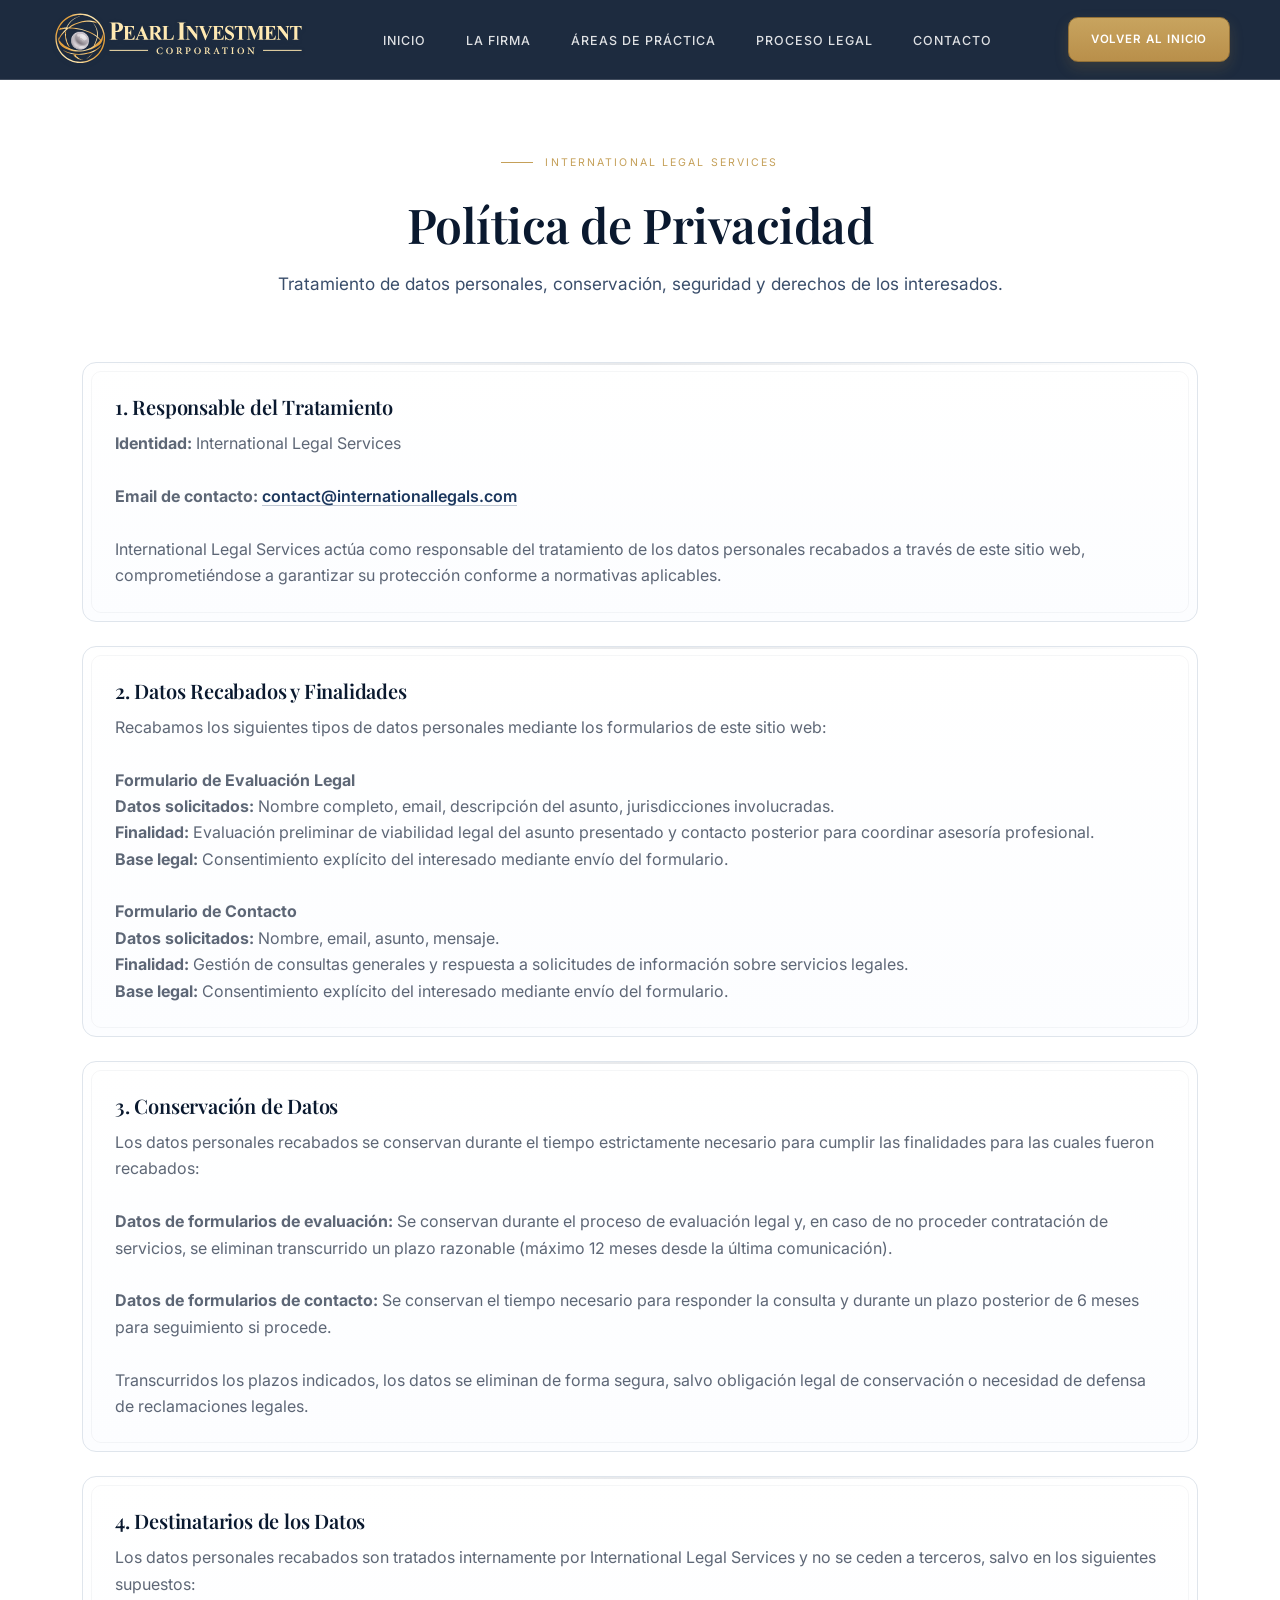
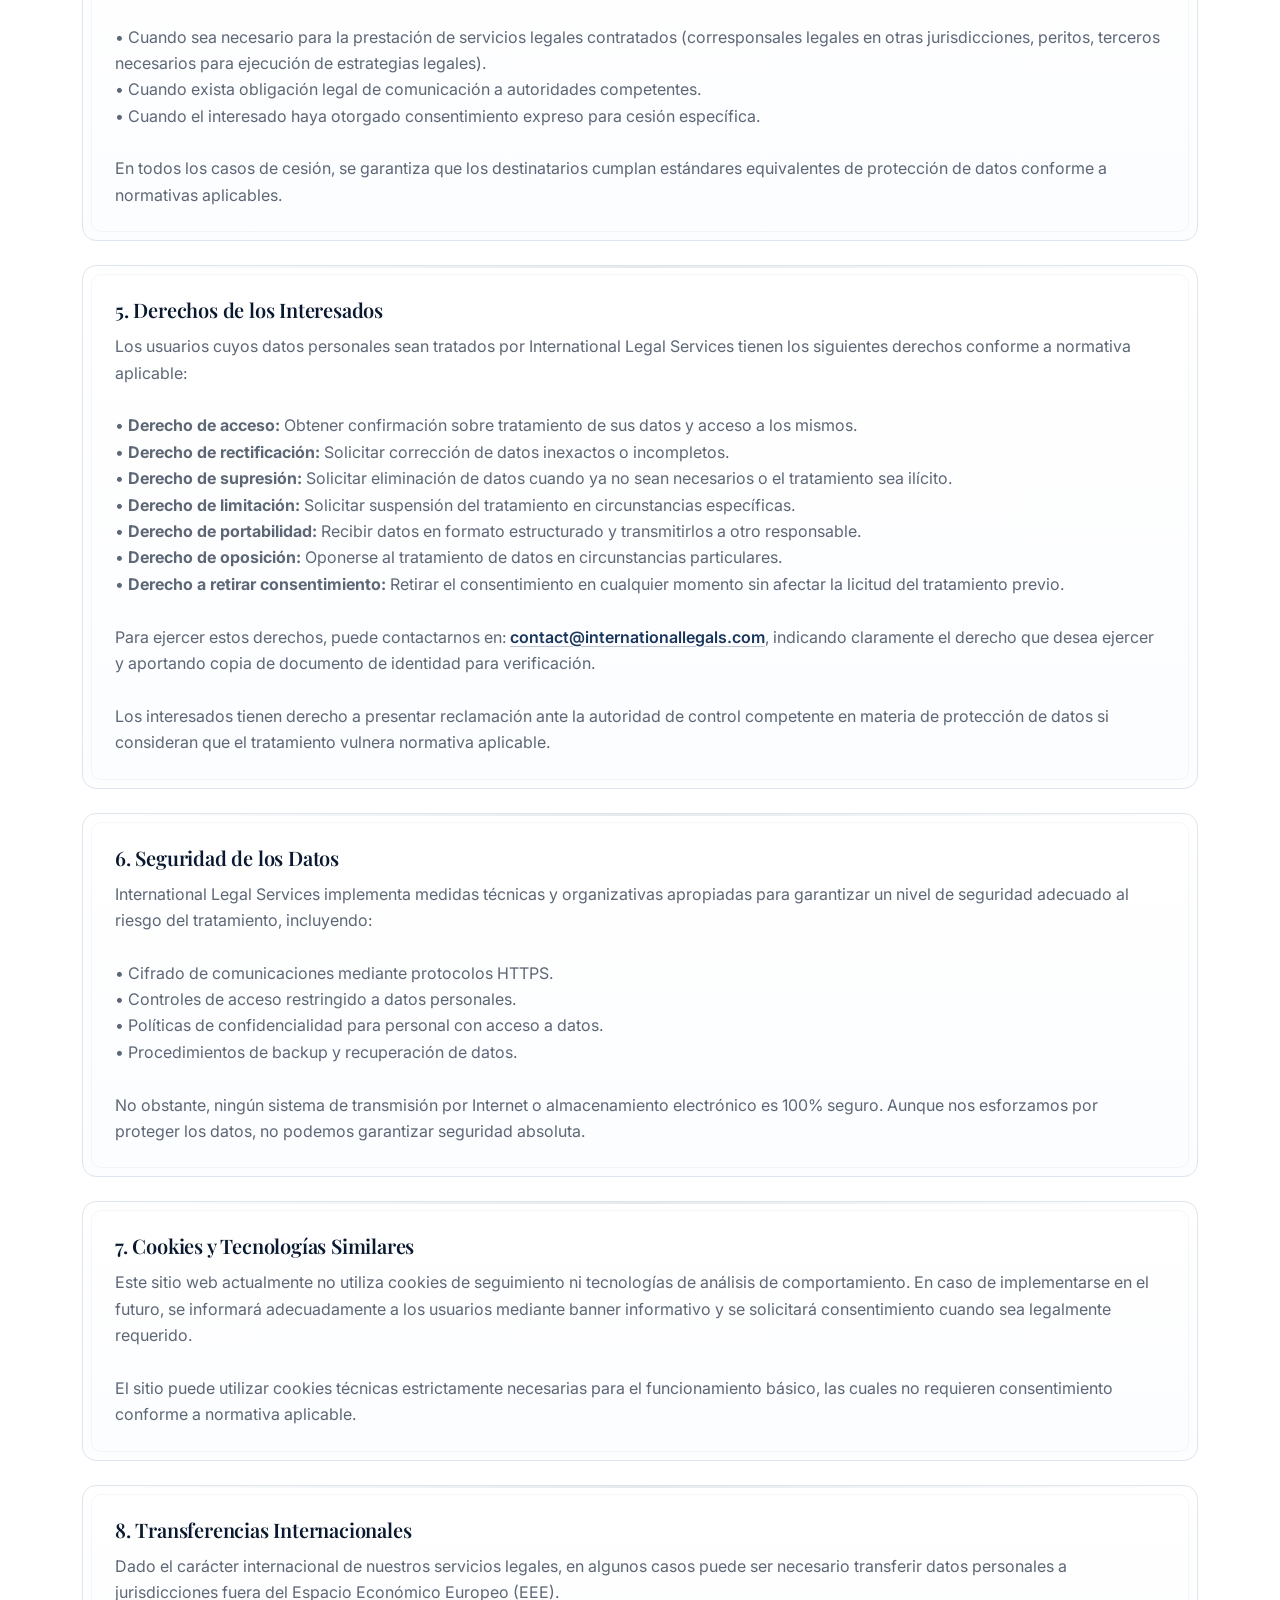
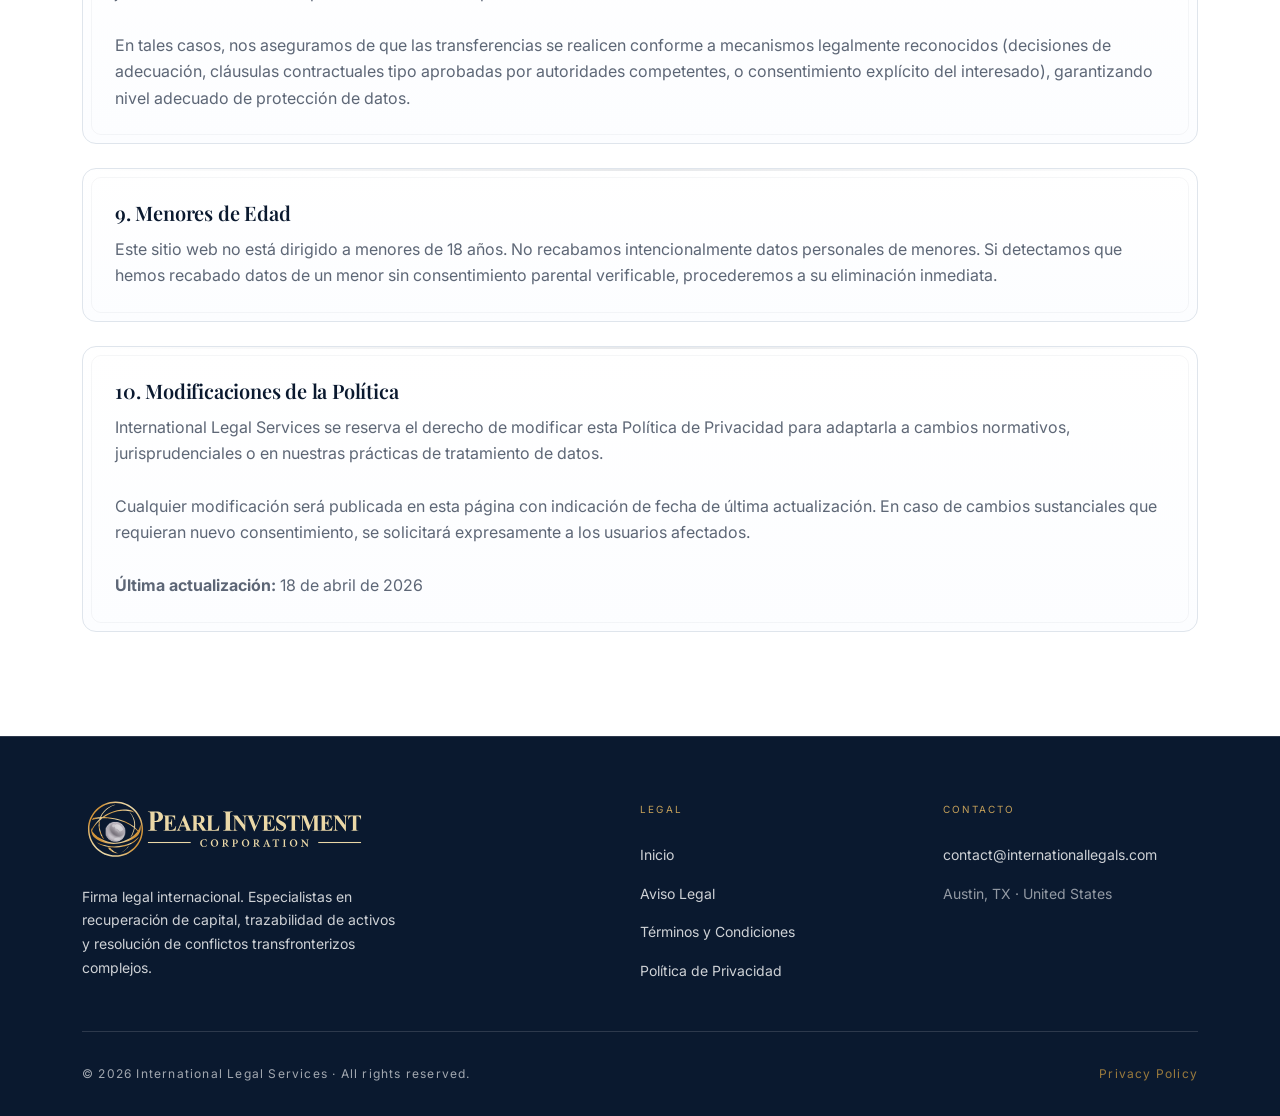
<file: pearl-legal/politica-privacidad.html>
<!DOCTYPE html>
<html lang="es" dir="ltr">
<head>
  <meta charset="UTF-8" />
  <meta name="viewport" content="width=device-width, initial-scale=1.0" />
  <meta name="description" content="Política de Privacidad de International Legal Services." />
  <meta name="robots" content="index, follow" />
  <meta property="og:title" content="Política de Privacidad — International Legal Services" />
  <meta property="og:description" content="Tratamiento de datos personales y derechos de los interesados en International Legal Services." />
  <meta property="og:type" content="website" />
  <link rel="icon" type="image/png" sizes="32x32" href="assets/symbol.png" />
  <link rel="icon" type="image/png" sizes="16x16" href="assets/symbol.png" />
  <link rel="apple-touch-icon" href="assets/symbol.png" />

  <title>Política de Privacidad — International Legal Services</title>

  <link rel="preconnect" href="https://fonts.googleapis.com" />
  <link rel="preconnect" href="https://fonts.gstatic.com" crossorigin />
  <link href="https://fonts.googleapis.com/css2?family=Inter:wght@400;500;600;700&family=Playfair+Display:wght@500;600;700&display=swap" rel="stylesheet" />

  <link rel="stylesheet" href="css/variables.css" />
  <link rel="stylesheet" href="css/base.css" />
  <link rel="stylesheet" href="css/animations.css" />
  <link rel="stylesheet" href="css/components.css" />
  <link rel="stylesheet" href="css/layout.css" />
</head>

<body>

  <nav class="nav" id="nav" role="navigation" aria-label="Navegación principal">
    <div class="nav__inner">
      <a href="index.html" class="nav__logo-link" aria-label="International Legal Services — Inicio">
        <img
          src="assets/SVG Horizontal.svg"
          alt="International Legal Services"
          class="nav__logo"
          width="240"
          height="120"
        />
      </a>

      <ul class="nav__links" role="list">
        <li><a href="index.html#inicio" class="nav__link">Inicio</a></li>
        <li><a href="index.html#firma" class="nav__link">La Firma</a></li>
        <li><a href="index.html#areas" class="nav__link">Áreas de Práctica</a></li>
        <li><a href="index.html#proceso" class="nav__link">Proceso Legal</a></li>
        <li><a href="index.html#contacto" class="nav__link">Contacto</a></li>
      </ul>

      <a class="nav__cta" href="index.html#contacto" aria-label="Volver al inicio">
        Volver al inicio
      </a>
    </div>
  </nav>

  <main id="main-content">
    <section class="section" style="padding-top: calc(var(--nav-height) + var(--space-16));">
      <div class="container">
        <header class="section__header reveal">
          <p class="section-label section-label--center">International Legal Services</p>
          <h1 class="section__title reveal reveal-delay-1">Política de Privacidad</h1>
          <p class="section__lead reveal reveal-delay-2" style="max-width: 760px;">
            Tratamiento de datos personales, conservación, seguridad y derechos de los interesados.
          </p>
        </header>

        <article class="card hover-lift reveal reveal-delay-1">
          <h2 class="card__title">1. Responsable del Tratamiento</h2>
          <p class="card__body">
            <strong>Identidad:</strong> International Legal Services
            <br/><br/>
            <strong>Email de contacto:</strong> <a href="mailto:contact@internationallegals.com" class="notice-email">contact@internationallegals.com</a>
            <br/><br/>
            International Legal Services actúa como responsable del tratamiento de los datos personales recabados a través de este sitio web, comprometiéndose a garantizar su protección conforme a normativas aplicables.
          </p>
        </article>

        <article class="card hover-lift reveal reveal-delay-2" style="margin-top: var(--space-6);">
          <h2 class="card__title">2. Datos Recabados y Finalidades</h2>
          <div class="card__body">
            Recabamos los siguientes tipos de datos personales mediante los formularios de este sitio web:
            <br/><br/>
            <strong>Formulario de Evaluación Legal</strong>
            <br/>
            <strong>Datos solicitados:</strong> Nombre completo, email, descripción del asunto, jurisdicciones involucradas.
            <br/>
            <strong>Finalidad:</strong> Evaluación preliminar de viabilidad legal del asunto presentado y contacto posterior para coordinar asesoría profesional.
            <br/>
            <strong>Base legal:</strong> Consentimiento explícito del interesado mediante envío del formulario.
            <br/><br/>
            <strong>Formulario de Contacto</strong>
            <br/>
            <strong>Datos solicitados:</strong> Nombre, email, asunto, mensaje.
            <br/>
            <strong>Finalidad:</strong> Gestión de consultas generales y respuesta a solicitudes de información sobre servicios legales.
            <br/>
            <strong>Base legal:</strong> Consentimiento explícito del interesado mediante envío del formulario.
          </div>
        </article>

        <article class="card hover-lift reveal reveal-delay-3" style="margin-top: var(--space-6);">
          <h2 class="card__title">3. Conservación de Datos</h2>
          <p class="card__body">
            Los datos personales recabados se conservan durante el tiempo estrictamente necesario para cumplir las finalidades para las cuales fueron recabados:
            <br/><br/>
            <strong>Datos de formularios de evaluación:</strong> Se conservan durante el proceso de evaluación legal y, en caso de no proceder contratación de servicios, se eliminan transcurrido un plazo razonable (máximo 12 meses desde la última comunicación).
            <br/><br/>
            <strong>Datos de formularios de contacto:</strong> Se conservan el tiempo necesario para responder la consulta y durante un plazo posterior de 6 meses para seguimiento si procede.
            <br/><br/>
            Transcurridos los plazos indicados, los datos se eliminan de forma segura, salvo obligación legal de conservación o necesidad de defensa de reclamaciones legales.
          </p>
        </article>

        <article class="card hover-lift reveal reveal-delay-1" style="margin-top: var(--space-6);">
          <h2 class="card__title">4. Destinatarios de los Datos</h2>
          <div class="card__body">
            Los datos personales recabados son tratados internamente por International Legal Services y no se ceden a terceros, salvo en los siguientes supuestos:
            <br/><br/>
            • Cuando sea necesario para la prestación de servicios legales contratados (corresponsales legales en otras jurisdicciones, peritos, terceros necesarios para ejecución de estrategias legales).
            <br/>
            • Cuando exista obligación legal de comunicación a autoridades competentes.
            <br/>
            • Cuando el interesado haya otorgado consentimiento expreso para cesión específica.
            <br/><br/>
            En todos los casos de cesión, se garantiza que los destinatarios cumplan estándares equivalentes de protección de datos conforme a normativas aplicables.
          </div>
        </article>

        <article class="card hover-lift reveal reveal-delay-2" style="margin-top: var(--space-6);">
          <h2 class="card__title">5. Derechos de los Interesados</h2>
          <div class="card__body">
            Los usuarios cuyos datos personales sean tratados por International Legal Services tienen los siguientes derechos conforme a normativa aplicable:
            <br/><br/>
            • <strong>Derecho de acceso:</strong> Obtener confirmación sobre tratamiento de sus datos y acceso a los mismos.
            <br/>
            • <strong>Derecho de rectificación:</strong> Solicitar corrección de datos inexactos o incompletos.
            <br/>
            • <strong>Derecho de supresión:</strong> Solicitar eliminación de datos cuando ya no sean necesarios o el tratamiento sea ilícito.
            <br/>
            • <strong>Derecho de limitación:</strong> Solicitar suspensión del tratamiento en circunstancias específicas.
            <br/>
            • <strong>Derecho de portabilidad:</strong> Recibir datos en formato estructurado y transmitirlos a otro responsable.
            <br/>
            • <strong>Derecho de oposición:</strong> Oponerse al tratamiento de datos en circunstancias particulares.
            <br/>
            • <strong>Derecho a retirar consentimiento:</strong> Retirar el consentimiento en cualquier momento sin afectar la licitud del tratamiento previo.
            <br/><br/>
            Para ejercer estos derechos, puede contactarnos en: <a href="mailto:contact@internationallegals.com" class="notice-email">contact@internationallegals.com</a>, indicando claramente el derecho que desea ejercer y aportando copia de documento de identidad para verificación.
            <br/><br/>
            Los interesados tienen derecho a presentar reclamación ante la autoridad de control competente en materia de protección de datos si consideran que el tratamiento vulnera normativa aplicable.
          </div>
        </article>

        <article class="card hover-lift reveal reveal-delay-3" style="margin-top: var(--space-6);">
          <h2 class="card__title">6. Seguridad de los Datos</h2>
          <div class="card__body">
            International Legal Services implementa medidas técnicas y organizativas apropiadas para garantizar un nivel de seguridad adecuado al riesgo del tratamiento, incluyendo:
            <br/><br/>
            • Cifrado de comunicaciones mediante protocolos HTTPS.
            <br/>
            • Controles de acceso restringido a datos personales.
            <br/>
            • Políticas de confidencialidad para personal con acceso a datos.
            <br/>
            • Procedimientos de backup y recuperación de datos.
            <br/><br/>
            No obstante, ningún sistema de transmisión por Internet o almacenamiento electrónico es 100% seguro. Aunque nos esforzamos por proteger los datos, no podemos garantizar seguridad absoluta.
          </div>
        </article>

        <article class="card hover-lift reveal reveal-delay-1" style="margin-top: var(--space-6);">
          <h2 class="card__title">7. Cookies y Tecnologías Similares</h2>
          <p class="card__body">
            Este sitio web actualmente no utiliza cookies de seguimiento ni tecnologías de análisis de comportamiento. En caso de implementarse en el futuro, se informará adecuadamente a los usuarios mediante banner informativo y se solicitará consentimiento cuando sea legalmente requerido.
            <br/><br/>
            El sitio puede utilizar cookies técnicas estrictamente necesarias para el funcionamiento básico, las cuales no requieren consentimiento conforme a normativa aplicable.
          </p>
        </article>

        <article class="card hover-lift reveal reveal-delay-2" style="margin-top: var(--space-6);">
          <h2 class="card__title">8. Transferencias Internacionales</h2>
          <p class="card__body">
            Dado el carácter internacional de nuestros servicios legales, en algunos casos puede ser necesario transferir datos personales a jurisdicciones fuera del Espacio Económico Europeo (EEE).
            <br/><br/>
            En tales casos, nos aseguramos de que las transferencias se realicen conforme a mecanismos legalmente reconocidos (decisiones de adecuación, cláusulas contractuales tipo aprobadas por autoridades competentes, o consentimiento explícito del interesado), garantizando nivel adecuado de protección de datos.
          </p>
        </article>

        <article class="card hover-lift reveal reveal-delay-3" style="margin-top: var(--space-6);">
          <h2 class="card__title">9. Menores de Edad</h2>
          <p class="card__body">
            Este sitio web no está dirigido a menores de 18 años. No recabamos intencionalmente datos personales de menores. Si detectamos que hemos recabado datos de un menor sin consentimiento parental verificable, procederemos a su eliminación inmediata.
          </p>
        </article>

        <article class="card hover-lift reveal reveal-delay-1" style="margin-top: var(--space-6);">
          <h2 class="card__title">10. Modificaciones de la Política</h2>
          <p class="card__body">
            International Legal Services se reserva el derecho de modificar esta Política de Privacidad para adaptarla a cambios normativos, jurisprudenciales o en nuestras prácticas de tratamiento de datos.
            <br/><br/>
            Cualquier modificación será publicada en esta página con indicación de fecha de última actualización. En caso de cambios sustanciales que requieran nuevo consentimiento, se solicitará expresamente a los usuarios afectados.
            <br/><br/>
            <strong>Última actualización:</strong> 18 de abril de 2026
          </p>
        </article>
      </div>
    </section>
  </main>

  <footer class="footer" role="contentinfo">
    <div class="container">
      <div class="footer__grid">
        <div>
          <img
            src="assets/SVG Horizontal.svg"
            alt="International Legal Services"
            class="footer__logo"
            width="240"
            height="120"
          />
          <p class="footer__desc">
            Firma legal internacional. Especialistas en recuperación de capital,
            trazabilidad de activos y resolución de conflictos transfronterizos complejos.
          </p>
        </div>

        <nav aria-label="Legal">
          <p class="footer__col-title">Legal</p>
          <ul class="footer__links" role="list">
            <li><a href="index.html" class="footer__link">Inicio</a></li>
            <li><a href="aviso-legal.html" class="footer__link">Aviso Legal</a></li>
            <li><a href="terminos-condiciones.html" class="footer__link">Términos y Condiciones</a></li>
            <li><a href="politica-privacidad.html" class="footer__link">Política de Privacidad</a></li>
          </ul>
        </nav>

        <nav aria-label="Contacto">
          <p class="footer__col-title">Contacto</p>
          <ul class="footer__links" role="list">
            <li>
              <a href="mailto:contact@internationallegals.com" class="footer__link">
                contact@internationallegals.com
              </a>
            </li>
            <li>
              <span class="footer__link footer__link--muted">
                Austin, TX · United States
              </span>
            </li>
          </ul>
        </nav>
      </div>

      <div class="footer__bottom">
        <p class="footer__copy">
          © 2026 International Legal Services · All rights reserved.
        </p>
        <p class="footer__copy footer__copy--gold">
          Privacy Policy
        </p>
      </div>
    </div>
  </footer>

  <script src="js/main.js" defer></script>

</body>
</html>
</file>
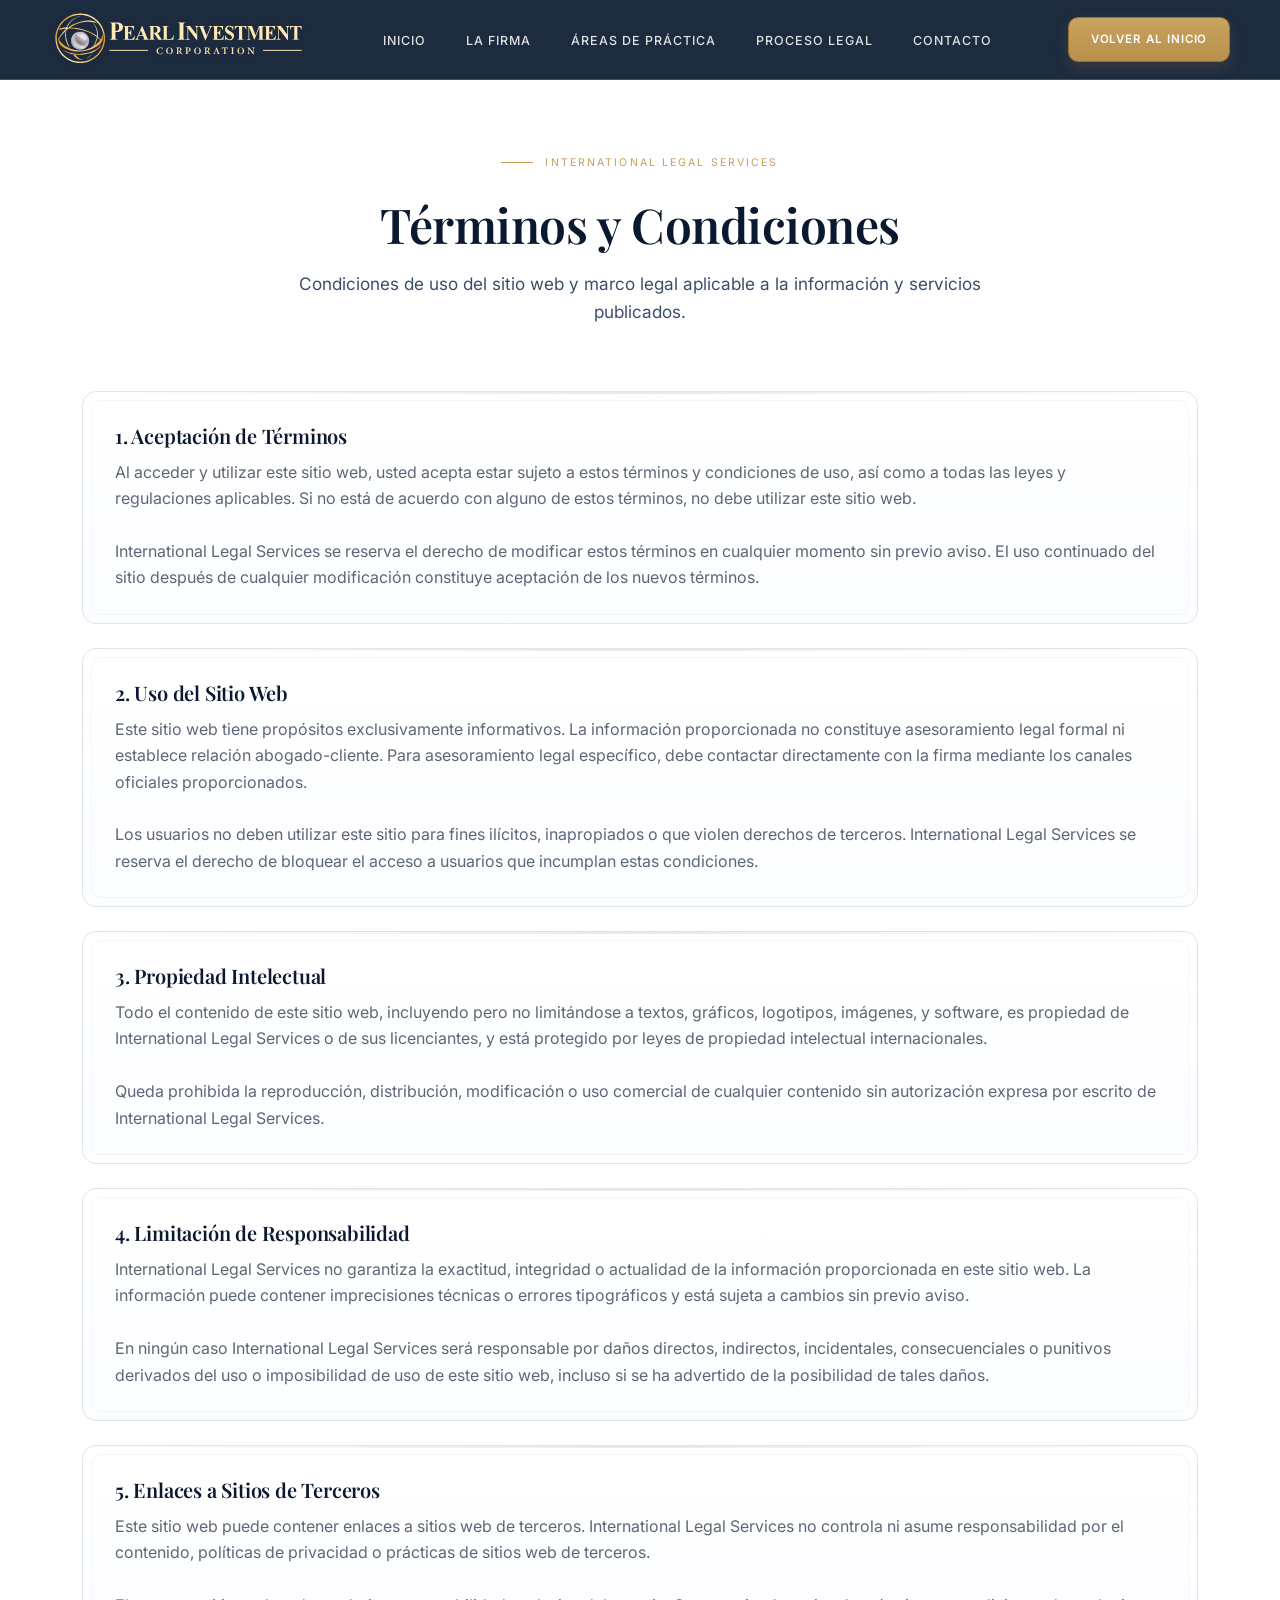
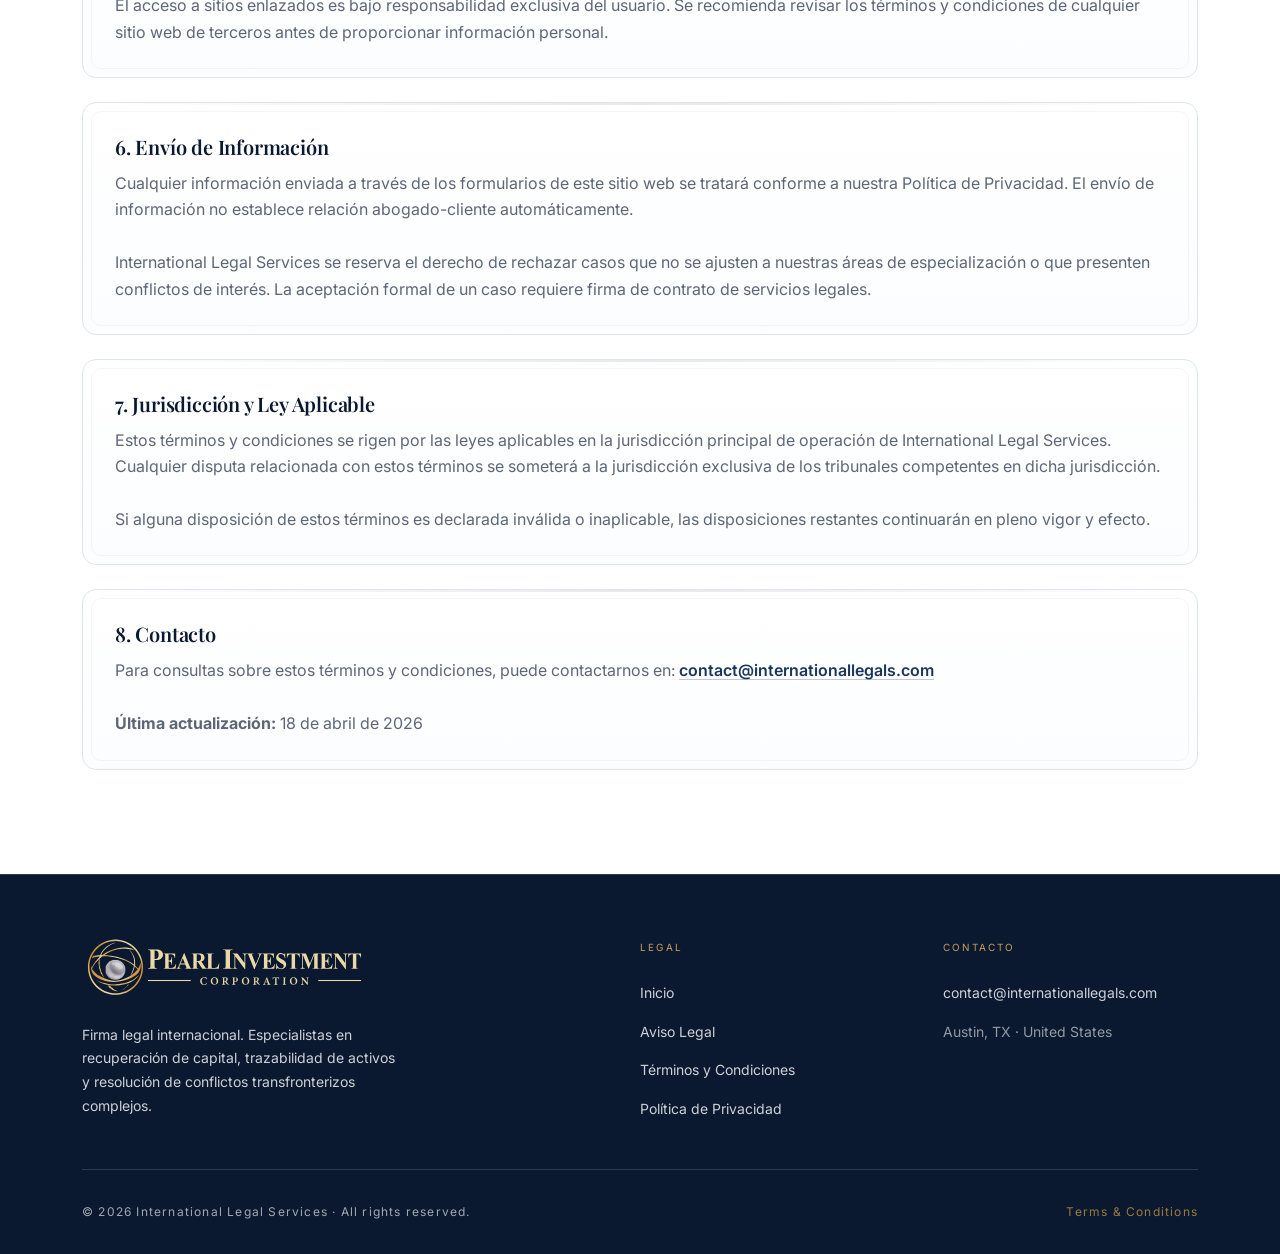
<file: pearl-legal/terminos-condiciones.html>
<!DOCTYPE html>
<html lang="es" dir="ltr">
<head>
  <meta charset="UTF-8" />
  <meta name="viewport" content="width=device-width, initial-scale=1.0" />
  <meta name="description" content="Términos y Condiciones de International Legal Services." />
  <meta name="robots" content="index, follow" />
  <meta property="og:title" content="Términos y Condiciones — International Legal Services" />
  <meta property="og:description" content="Condiciones de uso y marco legal aplicable al sitio web de International Legal Services." />
  <meta property="og:type" content="website" />
  <link rel="icon" type="image/png" sizes="32x32" href="assets/symbol.png" />
  <link rel="icon" type="image/png" sizes="16x16" href="assets/symbol.png" />
  <link rel="apple-touch-icon" href="assets/symbol.png" />

  <title>Términos y Condiciones — International Legal Services</title>

  <link rel="preconnect" href="https://fonts.googleapis.com" />
  <link rel="preconnect" href="https://fonts.gstatic.com" crossorigin />
  <link href="https://fonts.googleapis.com/css2?family=Inter:wght@400;500;600;700&family=Playfair+Display:wght@500;600;700&display=swap" rel="stylesheet" />

  <link rel="stylesheet" href="css/variables.css" />
  <link rel="stylesheet" href="css/base.css" />
  <link rel="stylesheet" href="css/animations.css" />
  <link rel="stylesheet" href="css/components.css" />
  <link rel="stylesheet" href="css/layout.css" />
</head>

<body>

  <nav class="nav" id="nav" role="navigation" aria-label="Navegación principal">
    <div class="nav__inner">
      <a href="index.html" class="nav__logo-link" aria-label="International Legal Services — Inicio">
        <img
          src="assets/SVG Horizontal.svg"
          alt="International Legal Services"
          class="nav__logo"
          width="240"
          height="120"
        />
      </a>

      <ul class="nav__links" role="list">
        <li><a href="index.html#inicio" class="nav__link">Inicio</a></li>
        <li><a href="index.html#firma" class="nav__link">La Firma</a></li>
        <li><a href="index.html#areas" class="nav__link">Áreas de Práctica</a></li>
        <li><a href="index.html#proceso" class="nav__link">Proceso Legal</a></li>
        <li><a href="index.html#contacto" class="nav__link">Contacto</a></li>
      </ul>

      <a class="nav__cta" href="index.html#contacto" aria-label="Volver al inicio">
        Volver al inicio
      </a>
    </div>
  </nav>

  <main id="main-content">
    <section class="section" style="padding-top: calc(var(--nav-height) + var(--space-16));">
      <div class="container">
        <header class="section__header reveal">
          <p class="section-label section-label--center">International Legal Services</p>
          <h1 class="section__title reveal reveal-delay-1">Términos y Condiciones</h1>
          <p class="section__lead reveal reveal-delay-2" style="max-width: 760px;">
            Condiciones de uso del sitio web y marco legal aplicable a la información y servicios publicados.
          </p>
        </header>

        <article class="card hover-lift reveal reveal-delay-1">
          <h2 class="card__title">1. Aceptación de Términos</h2>
          <p class="card__body">
            Al acceder y utilizar este sitio web, usted acepta estar sujeto a estos términos y condiciones de uso, así como a todas las leyes y regulaciones aplicables. Si no está de acuerdo con alguno de estos términos, no debe utilizar este sitio web.
            <br/><br/>
            International Legal Services se reserva el derecho de modificar estos términos en cualquier momento sin previo aviso. El uso continuado del sitio después de cualquier modificación constituye aceptación de los nuevos términos.
          </p>
        </article>

        <article class="card hover-lift reveal reveal-delay-2" style="margin-top: var(--space-6);">
          <h2 class="card__title">2. Uso del Sitio Web</h2>
          <p class="card__body">
            Este sitio web tiene propósitos exclusivamente informativos. La información proporcionada no constituye asesoramiento legal formal ni establece relación abogado-cliente. Para asesoramiento legal específico, debe contactar directamente con la firma mediante los canales oficiales proporcionados.
            <br/><br/>
            Los usuarios no deben utilizar este sitio para fines ilícitos, inapropiados o que violen derechos de terceros. International Legal Services se reserva el derecho de bloquear el acceso a usuarios que incumplan estas condiciones.
          </p>
        </article>

        <article class="card hover-lift reveal reveal-delay-3" style="margin-top: var(--space-6);">
          <h2 class="card__title">3. Propiedad Intelectual</h2>
          <p class="card__body">
            Todo el contenido de este sitio web, incluyendo pero no limitándose a textos, gráficos, logotipos, imágenes, y software, es propiedad de International Legal Services o de sus licenciantes, y está protegido por leyes de propiedad intelectual internacionales.
            <br/><br/>
            Queda prohibida la reproducción, distribución, modificación o uso comercial de cualquier contenido sin autorización expresa por escrito de International Legal Services.
          </p>
        </article>

        <article class="card hover-lift reveal reveal-delay-1" style="margin-top: var(--space-6);">
          <h2 class="card__title">4. Limitación de Responsabilidad</h2>
          <p class="card__body">
            International Legal Services no garantiza la exactitud, integridad o actualidad de la información proporcionada en este sitio web. La información puede contener imprecisiones técnicas o errores tipográficos y está sujeta a cambios sin previo aviso.
            <br/><br/>
            En ningún caso International Legal Services será responsable por daños directos, indirectos, incidentales, consecuenciales o punitivos derivados del uso o imposibilidad de uso de este sitio web, incluso si se ha advertido de la posibilidad de tales daños.
          </p>
        </article>

        <article class="card hover-lift reveal reveal-delay-2" style="margin-top: var(--space-6);">
          <h2 class="card__title">5. Enlaces a Sitios de Terceros</h2>
          <p class="card__body">
            Este sitio web puede contener enlaces a sitios web de terceros. International Legal Services no controla ni asume responsabilidad por el contenido, políticas de privacidad o prácticas de sitios web de terceros.
            <br/><br/>
            El acceso a sitios enlazados es bajo responsabilidad exclusiva del usuario. Se recomienda revisar los términos y condiciones de cualquier sitio web de terceros antes de proporcionar información personal.
          </p>
        </article>

        <article class="card hover-lift reveal reveal-delay-3" style="margin-top: var(--space-6);">
          <h2 class="card__title">6. Envío de Información</h2>
          <p class="card__body">
            Cualquier información enviada a través de los formularios de este sitio web se tratará conforme a nuestra Política de Privacidad. El envío de información no establece relación abogado-cliente automáticamente.
            <br/><br/>
            International Legal Services se reserva el derecho de rechazar casos que no se ajusten a nuestras áreas de especialización o que presenten conflictos de interés. La aceptación formal de un caso requiere firma de contrato de servicios legales.
          </p>
        </article>

        <article class="card hover-lift reveal reveal-delay-1" style="margin-top: var(--space-6);">
          <h2 class="card__title">7. Jurisdicción y Ley Aplicable</h2>
          <p class="card__body">
            Estos términos y condiciones se rigen por las leyes aplicables en la jurisdicción principal de operación de International Legal Services. Cualquier disputa relacionada con estos términos se someterá a la jurisdicción exclusiva de los tribunales competentes en dicha jurisdicción.
            <br/><br/>
            Si alguna disposición de estos términos es declarada inválida o inaplicable, las disposiciones restantes continuarán en pleno vigor y efecto.
          </p>
        </article>

        <article class="card hover-lift reveal reveal-delay-2" style="margin-top: var(--space-6);">
          <h2 class="card__title">8. Contacto</h2>
          <p class="card__body">
            Para consultas sobre estos términos y condiciones, puede contactarnos en:
            <a href="mailto:contact@internationallegals.com" class="notice-email"> contact@internationallegals.com</a>
            <br/><br/>
            <strong>Última actualización:</strong> 18 de abril de 2026
          </p>
        </article>
      </div>
    </section>
  </main>

  <footer class="footer" role="contentinfo">
    <div class="container">
      <div class="footer__grid">
        <div>
          <img
            src="assets/SVG Horizontal.svg"
            alt="International Legal Services"
            class="footer__logo"
            width="240"
            height="120"
          />
          <p class="footer__desc">
            Firma legal internacional. Especialistas en recuperación de capital,
            trazabilidad de activos y resolución de conflictos transfronterizos complejos.
          </p>
        </div>

        <nav aria-label="Legal">
          <p class="footer__col-title">Legal</p>
          <ul class="footer__links" role="list">
            <li><a href="index.html" class="footer__link">Inicio</a></li>
            <li><a href="aviso-legal.html" class="footer__link">Aviso Legal</a></li>
            <li><a href="terminos-condiciones.html" class="footer__link">Términos y Condiciones</a></li>
            <li><a href="politica-privacidad.html" class="footer__link">Política de Privacidad</a></li>
          </ul>
        </nav>

        <nav aria-label="Contacto">
          <p class="footer__col-title">Contacto</p>
          <ul class="footer__links" role="list">
            <li>
              <a href="mailto:contact@internationallegals.com" class="footer__link">
                contact@internationallegals.com
              </a>
            </li>
            <li>
              <span class="footer__link footer__link--muted">
                Austin, TX · United States
              </span>
            </li>
          </ul>
        </nav>
      </div>

      <div class="footer__bottom">
        <p class="footer__copy">
          © 2026 International Legal Services · All rights reserved.
        </p>
        <p class="footer__copy footer__copy--gold">
          Terms & Conditions
        </p>
      </div>
    </div>
  </footer>

  <script src="js/main.js" defer></script>

</body>
</html>
</file>
<file: pearl-legal/css/variables.css>
/* ============================================
   PEARL INVESTMENT — DESIGN TOKENS
   International Legal Services
   ============================================ */

:root {
  /* === COLOR PALETTE === */
  --black:        #0A192F;
  --black-soft:   #FFFFFF;
  --charcoal:     #F8F9FA;
  --charcoal-mid: #F2F4F7;
  --charcoal-lt:  #DFE5EC;

  --gold:         #C5A059;
  --gold-bright:  #D8B26A;
  --gold-dim:     #9A7A3D;
  --gold-muted:   rgba(197, 160, 89, 0.14);
  --gold-border:  rgba(197, 160, 89, 0.36);

  --pearl:        #0A192F;
  --pearl-dim:    #304A6D;
  --pearl-ghost:  rgba(10, 25, 47, 0.06);
  --pearl-subtle: rgba(10, 25, 47, 0.12);

  --white:        #FFFFFF;
  --white-80:     rgba(10, 25, 47, 0.80);
  --white-60:     rgba(10, 25, 47, 0.66);
  --white-30:     rgba(10, 25, 47, 0.42);
  --white-10:     rgba(10, 25, 47, 0.12);

  --navy:         #0A192F;
  --navy-mid:     #1A365D;

  --surface-bg:   #FFFFFF;
  --surface-soft: #F8F9FA;
  --text-main:    #0A192F;
  --text-muted:   #3A4E6B;
  --line-soft:    #DFE5EC;
  --hover-surface: #F2F6FB;
  --hover-border:  #B6C4D4;
  --hover-accent:  #1A365D;
  --hover-accent-soft: rgba(26, 54, 93, 0.1);

  /* === TYPOGRAPHY === */
  --font-display: 'Playfair Display', Georgia, serif;
  --font-heading: 'Playfair Display', Georgia, serif;
  --font-body:    'Inter', 'Segoe UI', sans-serif;
  --font-ui:      'Inter', 'Segoe UI', sans-serif;
  --font-mono:    'JetBrains Mono', monospace;

  --text-xs:   0.75rem;
  --text-sm:   0.875rem;
  --text-base: 1rem;
  --text-lg:   1.125rem;
  --text-xl:   1.25rem;
  --text-2xl:  1.5rem;
  --text-3xl:  1.875rem;
  --text-4xl:  2.35rem;
  --text-5xl:  3rem;
  --text-6xl:  4.5rem;
  --text-7xl:  5.5rem;

  /* === SPACING === */
  --space-1:  0.25rem;
  --space-2:  0.5rem;
  --space-3:  0.75rem;
  --space-4:  1rem;
  --space-6:  1.5rem;
  --space-8:  2rem;
  --space-10: 2.5rem;
  --space-12: 3rem;
  --space-16: 4rem;
  --space-20: 5rem;
  --space-24: 6rem;
  --space-32: 8rem;

  /* === LAYOUT === */
  --max-width: 1180px;
  --nav-height: 80px;

  /* === BORDERS === */
  --radius-sm:   4px;
  --radius-md:   8px;
  --radius-lg:   16px;
  --radius-full: 9999px;

  /* === SHADOWS === */
  --shadow-gold: 0 8px 20px rgba(197, 160, 89, 0.12);
  --shadow-lg:   0 20px 40px rgba(10, 25, 47, 0.14);
  --shadow-card: 0 6px 16px rgba(10, 25, 47, 0.08);

  /* === TRANSITIONS === */
  --ease-smooth: cubic-bezier(0.25, 0.46, 0.45, 0.94);
  --ease-spring: cubic-bezier(0.34, 1.56, 0.64, 1);
  --ease-out:    cubic-bezier(0.16, 1, 0.3, 1);
  --duration-fast:   150ms;
  --duration-base:   300ms;
  --duration-slow:   600ms;
  --duration-xslow:  1000ms;

  /* === Z-INDEX === */
  --z-base:    0;
  --z-raised:  10;
  --z-overlay: 100;
  --z-modal:   200;
  --z-nav:     300;
  --z-toast:   400;
}
</file>
<file: pearl-legal/css/base.css>
/* ============================================
   PEARL INVESTMENT — BASE & RESET
   ============================================ */

*, *::before, *::after {
  box-sizing: border-box;
  margin: 0;
  padding: 0;
}

html {
  font-size: 16px;
  scroll-behavior: smooth;
  -webkit-text-size-adjust: 100%;
}

body {
  font-family: var(--font-body);
  background-color: var(--surface-bg);
  color: var(--text-main);
  line-height: 1.65;
  -webkit-font-smoothing: antialiased;
  -moz-osx-font-smoothing: grayscale;
  overflow-x: hidden;
}

/* Scrollbar */
::-webkit-scrollbar { width: 6px; }
::-webkit-scrollbar-track { background: var(--surface-soft); }
::-webkit-scrollbar-thumb {
  background: var(--gold-dim);
  border-radius: var(--radius-full);
}
::-webkit-scrollbar-thumb:hover { background: var(--gold); }

/* Selection */
::selection {
  background: rgba(197, 160, 89, 0.24);
  color: var(--navy);
}

/* Typography base */
h1, h2, h3, h4, h5, h6 {
  font-family: var(--font-heading);
  font-weight: 700;
  line-height: 1.15;
  color: var(--text-main);
  letter-spacing: -0.01em;
}

p { line-height: 1.7; }

a {
  color: inherit;
  text-decoration: none;
  transition: color var(--duration-base) var(--ease-smooth);
}

img, svg { display: block; max-width: 100%; }

ul, ol { list-style: none; }

button {
  font-family: var(--font-ui);
  border: none;
  background: none;
  cursor: pointer;
  outline: none;
}

input, textarea, select {
  font-family: var(--font-body);
  outline: none;
  border: none;
}

/* Utility classes */
.sr-only {
  position: absolute;
  width: 1px; height: 1px;
  padding: 0; margin: -1px;
  overflow: hidden;
  clip: rect(0,0,0,0);
  white-space: nowrap;
  border-width: 0;
}

.container {
  width: 100%;
  max-width: var(--max-width);
  margin-inline: auto;
  padding-inline: var(--space-8);
}

@media (max-width: 768px) {
  .container { padding-inline: var(--space-6); }
}
</file>
<file: pearl-legal/css/animations.css>
/* ============================================
   PEARL INVESTMENT — ANIMATIONS
   ============================================ */

/* === KEYFRAMES === */

@keyframes fadeUp {
  from { opacity: 0; transform: translateY(30px); }
  to   { opacity: 1; transform: translateY(0); }
}

@keyframes fadeIn {
  from { opacity: 0; }
  to   { opacity: 1; }
}

@keyframes lineGrow {
  from { transform: scaleX(0); }
  to   { transform: scaleX(1); }
}

@keyframes shimmer {
  0%   { background-position: -200% center; }
  100% { background-position: 200% center; }
}

@keyframes pulse-gold {
  0%, 100% { box-shadow: 0 0 0 0 rgba(200, 169, 110, 0); }
  50%       { box-shadow: 0 0 0 8px rgba(200, 169, 110, 0.1); }
}

@keyframes orbit {
  from { transform: rotate(0deg); }
  to   { transform: rotate(360deg); }
}

@keyframes float {
  0%, 100% { transform: translateY(0px); }
  50%       { transform: translateY(-12px); }
}

@keyframes revealMask {
  from { clip-path: inset(0 100% 0 0); }
  to   { clip-path: inset(0 0% 0 0); }
}

@keyframes counterSpin {
  from { transform: rotate(0deg); }
  to   { transform: rotate(-360deg); }
}

/* === SCROLL-TRIGGERED REVEAL === */
.reveal {
  opacity: 0;
  transform: translateY(40px);
  transition:
    opacity var(--duration-slow) var(--ease-out),
    transform var(--duration-slow) var(--ease-out);
}

.reveal.is-visible {
  opacity: 1;
  transform: translateY(0);
}

.reveal-delay-1 { transition-delay: 100ms; }
.reveal-delay-2 { transition-delay: 200ms; }
.reveal-delay-3 { transition-delay: 350ms; }
.reveal-delay-4 { transition-delay: 500ms; }
.reveal-delay-5 { transition-delay: 650ms; }

/* Gold line decorator animation */
.line-animate {
  transform-origin: left;
  animation: lineGrow 1s var(--ease-out) forwards;
  animation-play-state: paused;
}

.line-animate.is-visible {
  animation-play-state: running;
}

/* Shimmer text effect */
.shimmer-text {
  background: linear-gradient(
    90deg,
    var(--gold-dim) 0%,
    var(--gold-bright) 40%,
    var(--gold-dim) 60%,
    var(--gold) 100%
  );
  background-size: 200% auto;
  -webkit-background-clip: text;
  -webkit-text-fill-color: transparent;
  background-clip: text;
  animation: shimmer 4s linear infinite;
}

/* Hover lift */
.hover-lift {
  transition: transform var(--duration-base) var(--ease-smooth),
              box-shadow var(--duration-base) var(--ease-smooth);
}
.hover-lift:hover {
  transform: translateY(-2px);
  box-shadow: var(--shadow-card);
}
</file>
<file: pearl-legal/css/components.css>
/* ============================================
   PEARL INVESTMENT — COMPONENTS
   ============================================ */

/* ---- NAV ---- */
.nav {
  position: fixed;
  top: 0; left: 0; right: 0;
  height: var(--nav-height);
  z-index: var(--z-nav);
  display: flex;
  align-items: center;
  padding-inline: var(--space-8);
  transition: background var(--duration-slow) var(--ease-smooth),
              border-color var(--duration-slow) var(--ease-smooth);
  border-bottom: 1px solid rgba(255, 255, 255, 0.16);
  background: rgba(10, 25, 47, 0.92);
  backdrop-filter: blur(8px);
  -webkit-backdrop-filter: blur(8px);
}

.nav.scrolled {
  background: rgba(10, 25, 47, 0.96);
  backdrop-filter: blur(12px);
  -webkit-backdrop-filter: blur(12px);
  border-color: rgba(255, 255, 255, 0.2);
}

.nav__logo-link {
  display: inline-flex;
  align-items: center;
  justify-content: center;
  border-radius: var(--radius-sm);
  background: transparent;
}

.nav__inner {
  width: 100%;
  max-width: var(--max-width);
  margin-inline: auto;
  display: flex;
  align-items: center;
  justify-content: space-between;
}

.nav__logo {
  height: 54px;
  width: auto;
  opacity: 1;
  filter: drop-shadow(0 1px 2px rgba(10, 25, 47, 0.25));
  transition: opacity var(--duration-base) var(--ease-smooth);
}
.nav__logo:hover { opacity: 1; }

.nav__links {
  display: flex;
  align-items: center;
  gap: var(--space-10);
}

.nav__link {
  font-family: var(--font-ui);
  font-size: 0.78rem;
  letter-spacing: 0.08em;
  text-transform: uppercase;
  font-weight: 500;
  color: rgba(255, 255, 255, 0.86);
  transition: color var(--duration-base) var(--ease-smooth);
  position: relative;
}

.nav__link::after {
  content: '';
  position: absolute;
  bottom: -4px; left: 0; right: 0;
  height: 2px;
  background: var(--gold);
  transform: scaleX(0);
  transform-origin: left;
  transition: transform var(--duration-base) var(--ease-smooth);
}

.nav__link:hover { color: #ffffff; }
.nav__link:hover::after { transform: scaleX(1); }
.nav__link.is-active { color: var(--gold-bright); }
.nav__link.is-active::after { transform: scaleX(1); }

.nav__cta {
  font-family: var(--font-ui);
  font-size: 0.72rem;
  font-weight: 600;
  letter-spacing: 0.08em;
  text-transform: uppercase;
  color: #ffffff;
  background: linear-gradient(180deg, #c8a45f 0%, #b98f4a 100%);
  border: 1px solid #927037;
  padding: 0.72rem 1.35rem;
  border-radius: 10px;
  box-shadow: 0 6px 14px rgba(146, 112, 55, 0.22);
  transition: background var(--duration-base) var(--ease-smooth),
              border-color var(--duration-base) var(--ease-smooth),
              color var(--duration-base) var(--ease-smooth),
              transform var(--duration-base) var(--ease-smooth);
}
.nav__cta:hover {
  background: linear-gradient(180deg, #bd9854 0%, #a87f3d 100%);
  color: #ffffff;
  border-color: #7f622f;
  transform: translateY(-1px);
}

.nav__hamburger {
  display: none;
  flex-direction: column;
  gap: 5px;
  cursor: pointer;
  padding: var(--space-2);
}
.nav__hamburger span {
  display: block;
  width: 24px; height: 1px;
  background: #ffffff;
  transition: all var(--duration-base) var(--ease-smooth);
}

/* Mobile nav */
.nav__mobile {
  display: none;
  position: fixed;
  inset: 0;
  background: rgba(255, 255, 255, 0.98);
  z-index: calc(var(--z-nav) - 1);
  flex-direction: column;
  align-items: center;
  justify-content: center;
  gap: var(--space-8);
  padding: var(--space-24) var(--space-8);
}

.nav__mobile.is-open { display: flex; }

.nav__mobile-link {
  font-family: var(--font-body);
  font-size: var(--text-2xl);
  color: var(--navy);
  font-weight: 600;
  opacity: 0.7;
  transition: all var(--duration-base) var(--ease-smooth);
}
.nav__mobile-link:hover {
  opacity: 1;
  color: var(--gold);
}

/* ---- BUTTONS ---- */
.btn {
  display: inline-flex;
  align-items: center;
  gap: var(--space-3);
  font-family: var(--font-ui);
  font-size: 0.75rem;
  font-weight: 600;
  letter-spacing: 0.07em;
  text-transform: uppercase;
  padding: 0.86rem 1.45rem;
  min-height: 46px;
  border-radius: 10px;
  border: 1px solid transparent;
  cursor: pointer;
  transition:
    background-color var(--duration-base) var(--ease-smooth),
    color var(--duration-base) var(--ease-smooth),
    border-color var(--duration-base) var(--ease-smooth),
    transform var(--duration-base) var(--ease-smooth);
  position: relative;
  overflow: hidden;
}

.btn::before {
  content: '';
  position: absolute;
  top: 0;
  left: 0;
  right: 0;
  height: 1px;
  background: rgba(255, 255, 255, 0.48);
  opacity: 0;
  transition: opacity var(--duration-fast) var(--ease-smooth);
  pointer-events: none;
}
.btn:hover::before { opacity: 1; }

.btn:focus-visible,
.nav__cta:focus-visible,
.footer__link--button:focus-visible {
  outline: none;
  box-shadow: 0 0 0 3px rgba(10, 25, 47, 0.18);
}

.btn:active,
.nav__cta:active {
  transform: translateY(0);
}

.btn--primary {
  background: linear-gradient(180deg, #c8a45f 0%, #b98f4a 100%);
  color: var(--white);
  border-color: #927037;
  box-shadow: 0 6px 14px rgba(146, 112, 55, 0.22);
}
.btn--primary:hover {
  background: linear-gradient(180deg, #bd9854 0%, #a87f3d 100%);
  border-color: #7f622f;
  box-shadow: 0 8px 18px rgba(127, 98, 47, 0.24);
  transform: translateY(-1px);
}

.btn--outline {
  background: linear-gradient(180deg, #ffffff 0%, #fbfcfe 100%);
  color: var(--navy);
  border: 1px solid #cfd8e3;
  box-shadow: inset 0 1px 0 rgba(255, 255, 255, 0.75);
}
.btn--outline:hover {
  border-color: #afbfce;
  background: linear-gradient(180deg, #fdfefe 0%, #f4f7fb 100%);
  transform: translateY(-1px);
}

.btn--hero {
  display: inline-flex;
  align-items: center;
  justify-content: center;
  font-size: 0.78rem;
  letter-spacing: 0.02em;
  text-transform: none;
  font-weight: 600;
  line-height: 1;
  gap: 0.6rem;
  padding: var(--space-5) var(--space-10);
  border-radius: 12px;
  text-align: center;
}

.btn--hero svg {
  width: 17px;
  height: 17px;
  margin: 0;
  transform: none;
}

.btn--block {
  width: 100%;
  justify-content: center;
}

.btn--submit {
  width: 100%;
  justify-content: center;
  padding: 0.9rem 1.2rem;
  margin-top: var(--space-2);
}

.contact-form__status {
  min-height: 1.2em;
  margin-top: var(--space-3);
  font-size: var(--text-sm);
  font-weight: 500;
  line-height: 1.5;
  color: #2d3f57;
}

.contact-form__status[data-state='success'] {
  color: #1f6a33;
}

.contact-form__status[data-state='error'] {
  color: #8f1f1f;
}

.btn--ghost {
  background: transparent;
  color: var(--white-60);
  border: 1px solid var(--white-10);
}
.btn--ghost:hover {
  color: var(--pearl);
  border-color: var(--white-30);
}

.btn svg { width: 16px; height: 16px; flex-shrink: 0; }

/* ---- SECTION DECORATOR ---- */
.section-label {
  display: inline-flex;
  align-items: center;
  gap: var(--space-3);
  font-family: var(--font-ui);
  font-size: 0.66rem;
  letter-spacing: 0.2em;
  text-transform: uppercase;
  color: var(--gold);
  margin-bottom: var(--space-6);
}

.section-label--center {
  justify-content: center;
}

.section-label::before {
  content: '';
  display: block;
  width: 32px; height: 1px;
  background: var(--gold);
}

/* ---- DIVIDER ---- */
.divider {
  width: 100%;
  height: 1px;
  background: linear-gradient(
    90deg,
    transparent 0%,
    var(--gold-border) 30%,
    var(--gold-border) 70%,
    transparent 100%
  );
}

/* ---- CARD ---- */
.card {
  background: linear-gradient(180deg, #ffffff 0%, #fcfdff 100%);
  border: 1px solid var(--charcoal-lt);
  border-radius: 14px;
  padding: var(--space-8);
  transition: all var(--duration-base) var(--ease-smooth);
  position: relative;
  overflow: hidden;
}

.card::before {
  content: '';
  position: absolute;
  top: 0; left: 0; right: 0;
  height: 2px;
  background: linear-gradient(90deg, transparent, rgba(10, 25, 47, 0.16), transparent);
  opacity: 0.6;
  transition: opacity var(--duration-base) var(--ease-smooth);
}

.card::after {
  content: '';
  position: absolute;
  inset: 8px;
  border-radius: 10px;
  border: 1px solid rgba(10, 25, 47, 0.04);
  pointer-events: none;
}

.card:hover {
  border-color: var(--hover-border);
  background: linear-gradient(180deg, #ffffff 0%, var(--hover-surface) 100%);
  transform: translateY(-3px);
  box-shadow: 0 12px 28px rgba(10, 25, 47, 0.12);
}
.card:hover::before { opacity: 1; }

.card__number {
  font-family: var(--font-display);
  font-size: var(--text-5xl);
  color: rgba(10, 25, 47, 0.2);
  line-height: 1;
  margin-bottom: var(--space-4);
  transition: color var(--duration-base) var(--ease-smooth);
}
.card:hover .card__number { color: rgba(10, 25, 47, 0.36); }

.card__icon {
  width: 48px; height: 48px;
  background: linear-gradient(180deg, #ffffff 0%, #f6f9fd 100%);
  border: 1px solid #d3dde8;
  border-radius: 10px;
  display: grid;
  place-items: center;
  margin-bottom: var(--space-6);
  transition: all var(--duration-base) var(--ease-smooth);
}
.card:hover .card__icon {
  border-color: var(--hover-border);
  background: linear-gradient(180deg, #ffffff 0%, #edf3fa 100%);
}

.card:hover .card__title {
  color: var(--hover-accent);
}

.card:hover .card__body {
  color: #2f4664;
}

.card__icon svg { width: 22px; height: 22px; color: var(--navy-mid); }

.card__title {
  font-family: var(--font-heading);
  font-size: var(--text-xl);
  color: var(--pearl);
  margin-bottom: var(--space-3);
  font-weight: 600;
}

.card__body {
  font-size: var(--text-base);
  color: var(--white-60);
  line-height: 1.65;
}

.notice-email {
  color: var(--navy-mid);
  font-weight: 600;
  text-decoration: underline;
  text-decoration-color: rgba(26, 54, 93, 0.28);
  text-underline-offset: 3px;
  word-break: break-word;
}

.notice-email:hover {
  color: var(--hover-accent);
  text-decoration-color: rgba(26, 54, 93, 0.48);
}

.practice-card {
  display: flex;
  flex-direction: column;
  align-self: start;
}

.practice-card__preview {
  margin-bottom: var(--space-2);
}

.practice-card__more-content {
  display: none;
  margin-top: var(--space-3);
  gap: var(--space-3);
}

.practice-card.is-open .practice-card__more-content {
  display: grid;
}

.practice-card__toggle {
  display: flex;
  align-items: center;
  justify-content: center;
  width: 100%;
  gap: 0.45rem;
  margin-top: var(--space-4);
  margin-left: auto;
  margin-right: auto;
  color: var(--navy-mid);
  font-family: var(--font-ui);
  font-size: 0.72rem;
  font-weight: 600;
  letter-spacing: 0.08em;
  text-transform: uppercase;
  padding: 0.55rem 0.8rem;
  border-radius: 999px;
  border: 1px solid rgba(26, 54, 93, 0.16);
  background: rgba(26, 54, 93, 0.04);
  transition: background-color var(--duration-base) var(--ease-smooth),
              border-color var(--duration-base) var(--ease-smooth),
              color var(--duration-base) var(--ease-smooth),
              transform var(--duration-base) var(--ease-smooth);
  margin-bottom: var(--space-3);
}

.grid-3 {
  align-items: start;
}

.practice-card__toggle svg {
  width: 14px;
  height: 14px;
  transition: transform var(--duration-base) var(--ease-smooth);
}

.practice-card__toggle:hover {
  background: rgba(26, 54, 93, 0.08);
  border-color: rgba(26, 54, 93, 0.26);
  color: var(--hover-accent);
  transform: translateY(-1px);
}

.practice-card.is-open .practice-card__toggle svg {
  transform: rotate(180deg);
}

.practice-card.is-open .practice-card__toggle {
  background: rgba(26, 54, 93, 0.1);
  border-color: rgba(26, 54, 93, 0.3);
}

/* ---- PROCESS STEP ---- */
.process-step {
  display: grid;
  grid-template-columns: 64px 1fr;
  gap: var(--space-6);
  align-items: start;
  padding: var(--space-8) 0;
  border-bottom: 1px solid var(--charcoal-lt);
  transition: all var(--duration-base) var(--ease-smooth);
}
.process-step:last-child { border-bottom: none; }
.process-step:hover {
  border-color: var(--hover-border);
  background: linear-gradient(90deg, var(--hover-accent-soft) 0%, rgba(26, 54, 93, 0) 70%);
}

.process-step__num {
  font-family: var(--font-display);
  font-size: var(--text-4xl);
  color: rgba(10, 25, 47, 0.24);
  line-height: 1;
  padding-top: 4px;
  transition: color var(--duration-base) var(--ease-smooth);
}
.process-step:hover .process-step__num { color: rgba(10, 25, 47, 0.44); }

.process-step:hover .process-step__title {
  color: var(--hover-accent);
}

.process-step:hover .process-step__body {
  color: #2f4664;
}

.process-step__title {
  font-family: var(--font-heading);
  font-size: var(--text-2xl);
  color: var(--pearl);
  margin-bottom: var(--space-2);
}

.process-step__body {
  color: var(--white-60);
  font-size: var(--text-base);
}

/* ---- STAT ---- */
.stat {
  text-align: center;
  padding: var(--space-8) var(--space-6);
  transition: background-color var(--duration-base) var(--ease-smooth),
              color var(--duration-base) var(--ease-smooth);
}

.stats-bar__item {
  transition: background-color var(--duration-base) var(--ease-smooth),
              border-color var(--duration-base) var(--ease-smooth);
}

.stats-bar__item:hover {
  background: var(--hover-surface);
}

.stats-bar__item:hover .stat__value {
  color: var(--hover-accent);
}

.stats-bar__item:hover .stat__label {
  color: #2f4664;
}

.stat__value {
  font-family: var(--font-display);
  font-size: clamp(var(--text-4xl), 5vw, var(--text-5xl));
  color: var(--navy);
  line-height: 1;
  margin-bottom: var(--space-2);
}

.stat__label {
  font-family: var(--font-ui);
  font-size: 0.62rem;
  letter-spacing: 0.16em;
  text-transform: uppercase;
  color: var(--text-muted);
}

/* ---- FORM ---- */
.form-group {
  display: flex;
  flex-direction: column;
  gap: 0.38rem;
}

.form-group--full {
  grid-column: 1 / -1;
}

.form-label {
  font-family: var(--font-ui);
  font-size: 0.6rem;
  letter-spacing: 0.14em;
  text-transform: uppercase;
  color: var(--gold-dim);
}

.form-input {
  background: var(--charcoal-mid);
  border: 1px solid var(--charcoal-lt);
  color: var(--pearl);
  padding: 0.66rem 0.78rem;
  border-radius: 10px;
  font-family: var(--font-body);
  font-size: 0.94rem;
  line-height: 1.3;
  transition: border-color var(--duration-base) var(--ease-smooth);
}

.form-input:focus {
  border-color: var(--gold-dim);
  background: var(--charcoal);
}

.form-input::placeholder { color: var(--white-30); }

textarea.form-input {
  resize: vertical;
  min-height: 78px;
}

.form-input--textarea {
  min-height: 78px;
}

.contact-form__fields {
  display: flex;
  flex-direction: column;
  gap: var(--space-3);
  overflow-x: hidden;
}

.contact-form__grid {
  display: grid;
  grid-template-columns: 1fr 1fr;
  gap: var(--space-3) var(--space-3);
}

.form-consent {
  display: flex;
  align-items: flex-start;
  gap: var(--space-2);
  margin-top: var(--space-1);
}

.form-consent__check {
  margin-top: 3px;
  accent-color: var(--gold);
  flex-shrink: 0;
  width: 14px;
  height: 14px;
}

.form-consent__label {
  font-size: var(--text-sm);
  color: var(--text-muted);
  line-height: 1.5;
  cursor: pointer;
}

.form-consent__link {
  color: var(--navy-mid);
  text-decoration: underline;
  text-underline-offset: 2px;
  text-decoration-thickness: 1px;
}

.form-consent__link:hover {
  color: var(--gold-dim);
}

/* ---- MODAL ---- */
.modal-overlay {
  position: fixed;
  inset: 0;
  padding: var(--space-6);
  background: rgba(0, 0, 0, 0.85);
  backdrop-filter: blur(8px);
  z-index: var(--z-modal);
  display: grid;
  place-items: center;
  opacity: 0;
  pointer-events: none;
  transition: opacity var(--duration-base) var(--ease-smooth);
}

.modal-overlay.is-open {
  opacity: 1;
  pointer-events: auto;
}

.modal {
  background: var(--surface-bg);
  border: 1px solid var(--line-soft);
  border-radius: 14px;
  padding: var(--space-10);
  width: min(90vw, 720px);
  max-height: min(86vh, 720px);
  display: flex;
  flex-direction: column;
  overflow: hidden;
  transform: translateY(20px);
  transition: transform var(--duration-base) var(--ease-out);
}

#contactForm {
  min-height: 0;
  overflow-y: auto;
  overflow-x: hidden;
  padding-inline: var(--space-3);
  padding-right: 2px;
  scrollbar-gutter: stable;
  overscroll-behavior: contain;
}

.modal-overlay.is-open .modal {
  transform: translateY(0);
}

.modal__header {
  display: flex;
  align-items: center;
  justify-content: center;
  position: relative;
  margin-bottom: var(--space-4);
  padding-bottom: var(--space-3);
  border-bottom: 1px solid var(--charcoal-lt);
  flex-shrink: 0;
}

.modal__heading {
  text-align: center;
}

.modal__title {
  font-family: var(--font-display);
  font-size: var(--text-2xl);
  color: var(--pearl);
}

.modal__subtitle {
  font-size: var(--text-sm);
  color: #4b5f7e;
  margin-top: var(--space-1);
}

.modal__close {
  position: absolute;
  top: 0;
  right: 0;
  color: var(--white-30);
  font-size: var(--text-xl);
  cursor: pointer;
  transition: color var(--duration-base);
  line-height: 1;
  background: none;
  border: none;
  padding: var(--space-1);
}
.modal__close:hover { color: var(--pearl); }

/* ---- FOOTER ---- */
.footer {
  background: var(--navy);
  border-top: 1px solid rgba(255, 255, 255, 0.14);
  padding: var(--space-16) 0 var(--space-8);
}

.footer__grid {
  display: grid;
  grid-template-columns: 2fr 1fr 1fr;
  gap: var(--space-12);
  padding-bottom: var(--space-12);
  border-bottom: 1px solid rgba(255, 255, 255, 0.14);
  margin-bottom: var(--space-8);
}

.footer__logo {
  height: 60px;
  width: auto;
  margin-bottom: var(--space-6);
  opacity: 0.92;
}

.footer__desc {
  color: rgba(255, 255, 255, 0.8);
  font-size: var(--text-sm);
  line-height: 1.7;
  max-width: 320px;
}

.footer__col-title {
  font-family: var(--font-ui);
  font-size: 0.62rem;
  letter-spacing: 0.22em;
  text-transform: uppercase;
  color: var(--gold);
  margin-bottom: var(--space-6);
}

.footer__links {
  display: flex;
  flex-direction: column;
  gap: var(--space-3);
}

.footer__link {
  font-size: var(--text-sm);
  color: rgba(255, 255, 255, 0.8);
  transition: color var(--duration-base) var(--ease-smooth);
}
.footer__link:hover { color: var(--gold); }

.footer__link--muted {
  color: rgba(255, 255, 255, 0.56);
  cursor: default;
}

.footer__link--button {
  background: none;
  border: none;
  padding: 0;
  text-align: left;
  cursor: pointer;
  font-family: inherit;
  font-size: inherit;
  color: inherit;
}

.footer__bottom {
  display: flex;
  align-items: center;
  justify-content: space-between;
}

.footer__copy {
  font-size: var(--text-xs);
  color: rgba(255, 255, 255, 0.62);
  font-family: var(--font-ui);
  letter-spacing: 0.1em;
}

.footer__copy--gold {
  color: var(--gold-dim);
}

/* ---- FLOATING CTA ---- */
.floating-cta {
  position: fixed;
  bottom: var(--space-6);
  right: var(--space-6);
  z-index: var(--z-overlay);
  display: flex;
  align-items: center;
  gap: var(--space-2);
  background: linear-gradient(180deg, #18375f 0%, #102848 100%);
  color: var(--white);
  font-family: var(--font-ui);
  font-size: 0.66rem;
  letter-spacing: 0.12em;
  text-transform: uppercase;
  padding: 0.75rem 1rem;
  border-radius: 12px;
  cursor: pointer;
  transition: background-color var(--duration-base) var(--ease-smooth),
              transform var(--duration-base) var(--ease-smooth),
              box-shadow var(--duration-base) var(--ease-smooth);
  box-shadow: 0 12px 24px rgba(10, 25, 47, 0.22);
  animation: none;
  border: 1px solid rgba(197, 160, 89, 0.46);
}
.floating-cta:hover {
  background: linear-gradient(180deg, #1a3e69 0%, #123052 100%);
  transform: translateY(-2px);
  box-shadow: 0 14px 30px rgba(10, 25, 47, 0.28);
}
.floating-cta svg { width: 15px; height: 15px; }

.floating-cta__label {
  white-space: nowrap;
}

/* ---- RESPONSIVE ---- */
@media (max-width: 1024px) {
  .nav__links { gap: var(--space-6); }
  .footer__grid { grid-template-columns: 1fr 1fr; }
  .footer__grid > :first-child { grid-column: 1 / -1; }
  .footer__desc { max-width: 100%; }
  .modal {
    width: min(94vw, 640px);
    max-height: min(86vh, 700px);
    padding: var(--space-7) var(--space-6);
  }
}

@media (max-width: 768px) {
  .nav__logo { height: 46px; }
  .footer__logo { height: 52px; }
  .nav__links,
  .nav__cta { display: none; }
  .nav__hamburger { display: flex; }
  .footer__grid { grid-template-columns: 1fr; gap: var(--space-8); }
  .footer__bottom { flex-direction: column; gap: var(--space-4); text-align: center; }
  .process-step { grid-template-columns: 1fr; }
  .process-step__num { font-size: var(--text-3xl); }
  .practice-card__toggle {
    width: 100%;
  }
  .practice-card__more-content {
    margin-top: var(--space-2);
  }
  .modal-overlay {
    padding: var(--space-4);
  }
  .modal {
    width: min(96vw, 540px);
    max-height: 85vh;
    padding: var(--space-5);
  }
  #contactForm {
    padding-inline: var(--space-3);
  }
  .contact-form__grid {
    grid-template-columns: 1fr;
    gap: var(--space-3);
  }
  .floating-cta {
    right: var(--space-4);
    bottom: var(--space-4);
    padding: 0.68rem 0.88rem;
    border-radius: 10px;
  }
}

@media (max-width: 560px) {
  .modal-overlay {
    align-items: end;
    padding: var(--space-2);
  }
  .modal {
    width: calc(100% - (var(--space-2) * 2));
    max-width: none;
    max-height: 84vh;
    border-left: 1px solid var(--line-soft);
    border-right: 1px solid var(--line-soft);
    border-bottom: none;
    border-radius: 18px 18px 0 0;
    padding: var(--space-5) var(--space-6);
  }
  .modal__header {
    margin-bottom: var(--space-4);
    padding-bottom: var(--space-3);
  }
  .modal__heading {
    padding-inline: var(--space-8);
  }
  .modal__title {
    font-size: var(--text-xl);
  }
  .modal__subtitle {
    font-size: var(--text-xs);
  }
  .form-input {
    padding: 0.66rem 0.74rem;
    font-size: 0.9rem;
  }
  .form-consent__label {
    font-size: 0.8rem;
  }
  .btn--submit {
    min-height: 48px;
  }
  #contactForm {
    padding-inline: var(--space-2);
  }
  .floating-cta {
    width: auto;
    min-width: 44px;
    height: 44px;
    padding: 0;
    justify-content: center;
    border-radius: 50%;
    right: var(--space-4);
    left: auto;
    letter-spacing: normal;
  }
  .floating-cta__label {
    display: none;
  }
}
</file>
<file: pearl-legal/css/layout.css>
/* ============================================
   PEARL INVESTMENT — LAYOUT / SECTIONS
   ============================================ */

/* ---- HERO ---- */
.hero {
  position: relative;
  min-height: 100vh;
  display: flex;
  flex-direction: column;
  align-items: center;
  justify-content: center;
  text-align: center;
  padding: calc(var(--nav-height) + var(--space-32)) var(--space-8) calc(var(--space-20) * 2);
  overflow: hidden;
}

.hero__bg {
  position: absolute;
  inset: 0;
  z-index: 0;
  background:
    radial-gradient(120% 80% at 50% 0%, rgba(255, 255, 255, 0.1) 0%, transparent 70%),
    linear-gradient(var(--navy), var(--navy));
}

.hero__bg::after {
  content: '';
  position: absolute;
  inset: 0;
  background-image:
    repeating-linear-gradient(0deg, rgba(255, 255, 255, 0.025) 0 1px, transparent 1px 6px),
    repeating-linear-gradient(90deg, rgba(255, 255, 255, 0.02) 0 1px, transparent 1px 7px);
  opacity: 0.32;
  pointer-events: none;
}

.hero__content {
  position: relative;
  z-index: 1;
  max-width: 860px;
}

.hero__emblem {
  width: clamp(250px, 34vw, 430px);
  aspect-ratio: 3468 / 2614;
  margin: calc(var(--space-6) * -1) auto var(--space-8);
  background: transparent;
  border: 0;
  border-radius: 0;
  box-shadow: none;
  opacity: 1;
}

.hero__emblem img {
  width: 100%;
  height: 100%;
  object-fit: contain;
  background: transparent;
  filter: drop-shadow(0 2px 10px rgba(0, 0, 0, 0.28));
}

.hero__eyebrow {
  display: inline-flex;
  align-items: center;
  gap: var(--space-3);
  font-family: var(--font-body);
  font-size: 0.82rem;
  font-weight: 500;
  letter-spacing: 0.2em;
  text-transform: uppercase;
  color: rgba(255, 255, 255, 0.84);
  margin-bottom: var(--space-6);
}

.hero__eyebrow::before,
.hero__eyebrow::after {
  content: '';
  display: block;
  width: 28px; height: 1px;
  background: var(--gold);
}

.hero__title {
  font-family: var(--font-display);
  font-size: clamp(var(--text-3xl), 6vw, var(--text-6xl));
  font-weight: 600;
  color: #FFFFFF;
  letter-spacing: -0.02em;
  line-height: 1.24;
  margin-bottom: var(--space-6);
}

.hero__subtitle {
  font-size: clamp(var(--text-base), 2vw, var(--text-xl));
  color: rgba(255, 255, 255, 0.78);
  max-width: 600px;
  margin: 0 auto var(--space-10);
  line-height: 1.65;
}

.hero__trust {
  display: flex;
  align-items: center;
  justify-content: center;
  flex-wrap: wrap;
  gap: var(--space-2) 0;
  max-width: 920px;
  margin: 0 auto var(--space-10);
}

.hero__trust-item {
  display: flex;
  align-items: center;
  justify-content: center;
  gap: var(--space-3);
  padding: 0 var(--space-6);
  color: rgba(255, 255, 255, 0.82);
  font-size: 0.82rem;
  font-weight: 500;
  line-height: 1.35;
  white-space: normal;
  text-align: center;
  transition: color var(--duration-base) var(--ease-smooth),
              background-color var(--duration-base) var(--ease-smooth);
}

.hero__trust-item + .hero__trust-item {
  border-left: 1px solid rgba(255, 255, 255, 0.2);
}

.hero__trust-item svg {
  width: 16px;
  height: 16px;
  color: rgba(255, 255, 255, 0.68);
  flex-shrink: 0;
  transition: color var(--duration-base) var(--ease-smooth);
}

.hero__trust-item:hover {
  color: #FFFFFF;
  background: rgba(255, 255, 255, 0.08);
}

.hero__trust-item:hover svg {
  color: var(--gold);
}

.hero__actions {
  display: flex;
  align-items: center;
  justify-content: center;
  gap: var(--space-4);
  flex-wrap: wrap;
}

.hero__scroll {
  position: absolute;
  bottom: var(--space-8);
  left: 50%;
  transform: translateX(-50%);
  display: flex;
  flex-direction: column;
  align-items: center;
  gap: var(--space-2);
  color: var(--white-60);
  font-family: var(--font-ui);
  font-size: 0.58rem;
  letter-spacing: 0.2em;
  text-transform: uppercase;
  animation: fadeIn 2s 1.5s both;
}

.hero__scroll-line {
  width: 1px; height: 40px;
  background: linear-gradient(to bottom, var(--gold), transparent);
  animation: float 2s ease-in-out infinite;
}

/* ---- FEATURES ---- */
.section {
  padding: calc(var(--space-24) + var(--space-2)) 0;
  position: relative;
}

.section--dark {
  background: var(--black-soft);
}

.section--charcoal {
  background: var(--charcoal);
}

.section__header {
  text-align: center;
  margin-bottom: var(--space-16);
}

.section__title {
  font-family: var(--font-display);
  font-size: clamp(var(--text-3xl), 4vw, var(--text-5xl));
  color: var(--pearl);
  font-weight: 600;
  margin-bottom: var(--space-4);
  line-height: 1.22;
}

.section__title em {
  font-style: normal;
  color: var(--navy-mid);
}

.section__title--left {
  text-align: left;
}

.section__lead {
  font-size: 1.075rem;
  color: var(--text-muted);
  max-width: 560px;
  margin: 0 auto;
  line-height: 1.65;
}

.section__lead--left {
  text-align: left;
  margin: 0 0 var(--space-8);
}

.grid-2 {
  display: grid;
  grid-template-columns: repeat(2, 1fr);
  gap: var(--space-6);
}

.grid-3 {
  display: grid;
  grid-template-columns: repeat(3, 1fr);
  gap: var(--space-6);
}

.grid-4 {
  display: grid;
  grid-template-columns: repeat(4, 1fr);
  gap: var(--space-6);
}

/* ---- ABOUT SPLIT ---- */
.about-split {
  display: grid;
  grid-template-columns: 1fr 1fr;
  gap: var(--space-16);
  align-items: center;
}

.about-split__visual {
  position: relative;
  display: flex;
  justify-content: center;
}

.about-split__emblem-wrap {
  position: relative;
  width: min(100%, 520px);
  aspect-ratio: 531 / 457;
  padding: 0;
  margin: 0 auto;
  border-radius: 0;
  border: 0;
  background: transparent;
  box-shadow: none;
}

.about-split__emblem {
  width: 100%;
  height: 100%;
  object-fit: cover;
  object-position: center;
  animation: none;
}

.about-split__content {}

.about-split__text {
  color: var(--text-muted);
  font-size: var(--text-lg);
  line-height: 1.75;
  margin-bottom: var(--space-8);
}

.about-split__text--compact {
  font-size: var(--text-base);
  margin-top: 0;
}

.about-metrics {
  display: grid;
  grid-template-columns: 1fr 1fr;
  gap: var(--space-6);
  margin-bottom: var(--space-8);
}

.about-metric {
  padding: var(--space-4);
  border: 1px solid var(--charcoal-lt);
  border-radius: 2px;
  background: rgba(255, 255, 255, 0.6);
  transition: background-color var(--duration-base) var(--ease-smooth),
              border-color var(--duration-base) var(--ease-smooth),
              transform var(--duration-base) var(--ease-smooth);
}

.about-metric:hover {
  background: var(--hover-surface);
  border-color: var(--hover-border);
  transform: translateY(-2px);
}

.about-metric__value {
  font-family: var(--font-display);
  font-size: var(--text-2xl);
  color: var(--gold-dim);
  margin-bottom: var(--space-1);
  transition: color var(--duration-base) var(--ease-smooth);
}

.about-metric:hover .about-metric__value {
  color: var(--hover-accent);
}

.about-metric__label {
  font-size: var(--text-sm);
  color: var(--text-muted);
  transition: color var(--duration-base) var(--ease-smooth);
}

.about-metric:hover .about-metric__label {
  color: #2f4664;
}

/* ---- CTA SECTION ---- */
.cta-section {
  background: linear-gradient(140deg, #10243f 0%, #0a192f 55%, #122c4c 100%);
  position: relative;
  overflow: hidden;
  padding: var(--space-24) 0;
}

.cta-section::before {
  content: '';
  position: absolute;
  top: 0; left: 0; right: 0; bottom: 0;
  background:
    radial-gradient(ellipse 60% 80% at 20% 50%, rgba(197, 160, 89, 0.1) 0%, transparent 62%),
    repeating-linear-gradient(0deg, rgba(255, 255, 255, 0.02) 0 1px, transparent 1px 7px);
  pointer-events: none;
}

.cta-section__inner {
  position: relative;
  z-index: 1;
  text-align: center;
  padding-inline: var(--space-4);
}

.cta-section__title {
  font-family: var(--font-display);
  font-size: clamp(var(--text-3xl), 5vw, var(--text-5xl));
  color: var(--white);
  font-weight: 600;
  letter-spacing: -0.01em;
  margin-bottom: var(--space-4);
}

.cta-section__sub {
  font-size: 1.05rem;
  color: rgba(255, 255, 255, 0.82);
  margin-bottom: var(--space-10);
  max-width: 540px;
  margin-inline: auto;
  margin-bottom: var(--space-10);
}

/* ---- STATS BAR ---- */
.stats-bar {
  background: #fbfcfd;
  border-top: 1px solid var(--charcoal-lt);
  border-bottom: 1px solid var(--charcoal-lt);
  padding: var(--space-3) 0;
}

.stats-bar__inner {
  display: grid;
  grid-template-columns: repeat(4, 1fr);
}

.stats-bar__item {
  padding: var(--space-6) var(--space-4);
  border-right: 1px solid var(--charcoal-lt);
  text-align: center;
}
.stats-bar__item:last-child { border-right: none; }

.process-layout {
  display: grid;
  grid-template-columns: 1fr 1fr;
  gap: var(--space-16);
  align-items: start;
}

.process-layout__intro {
  position: sticky;
  top: calc(var(--nav-height) + var(--space-6));
}

.divider--spaced {
  margin-bottom: var(--space-8);
}

.editorial-quote {
  border-left: 1px solid var(--gold-dim);
  padding-left: var(--space-6);
  color: var(--text-muted);
  font-style: italic;
  font-size: var(--text-lg);
  line-height: 1.7;
}

.process-visual {
  margin-top: var(--space-8);
  border-radius: 14px;
  overflow: hidden;
  border: 1px solid var(--charcoal-lt);
  background: #eef3f8;
  height: clamp(500px, 66vh, 640px);
}

.process-visual img {
  width: 100%;
  height: 100%;
  object-fit: cover;
  object-position: 52% 38%;
}

/* ---- RESPONSIVE ---- */
@media (max-width: 1024px) {
  .process-layout {
    grid-template-columns: 1fr;
    gap: var(--space-10);
    align-items: start;
  }
  .process-layout__intro {
    position: static;
  }
  .process-visual {
    height: 500px;
  }
  .about-split {
    grid-template-columns: 1fr;
  }
  .about-split__visual { display: none; }
  .grid-4 { grid-template-columns: repeat(2, 1fr); }
}

@media (max-width: 768px) {
  .section { padding: var(--space-16) 0; }
  .section__header { margin-bottom: var(--space-10); }
  .process-visual {
    height: 340px;
  }
  .grid-2, .grid-3 { grid-template-columns: 1fr; }
  .grid-4 { grid-template-columns: 1fr 1fr; }
  .stats-bar__inner { grid-template-columns: repeat(2, 1fr); }
  .stats-bar__item:nth-child(2) { border-right: none; }
  .stats-bar__item:nth-child(3) { border-top: 1px solid var(--charcoal-lt); }
  .stats-bar__item:nth-child(4) { border-top: 1px solid var(--charcoal-lt); border-right: none; }
  .hero {
    padding: calc(var(--nav-height) + var(--space-20)) var(--space-6) var(--space-24);
  }
  .hero__trust {
    flex-direction: column;
    align-items: stretch;
    gap: var(--space-2);
  }
  .hero__trust-item {
    justify-content: flex-start;
    padding: var(--space-2) 0;
    white-space: normal;
  }
  .hero__trust-item + .hero__trust-item {
    border-left: none;
    border-top: 1px solid rgba(255, 255, 255, 0.24);
    padding-top: var(--space-3);
  }
  .hero__actions { flex-direction: column; align-items: stretch; }
  .hero__actions .btn { justify-content: center; }
  .about-metrics {
    grid-template-columns: 1fr;
    gap: var(--space-4);
  }
  .cta-section__inner {
    padding-inline: var(--space-2);
  }
}

@media (max-width: 480px) {
  .grid-4 { grid-template-columns: 1fr; }
}
</file>
